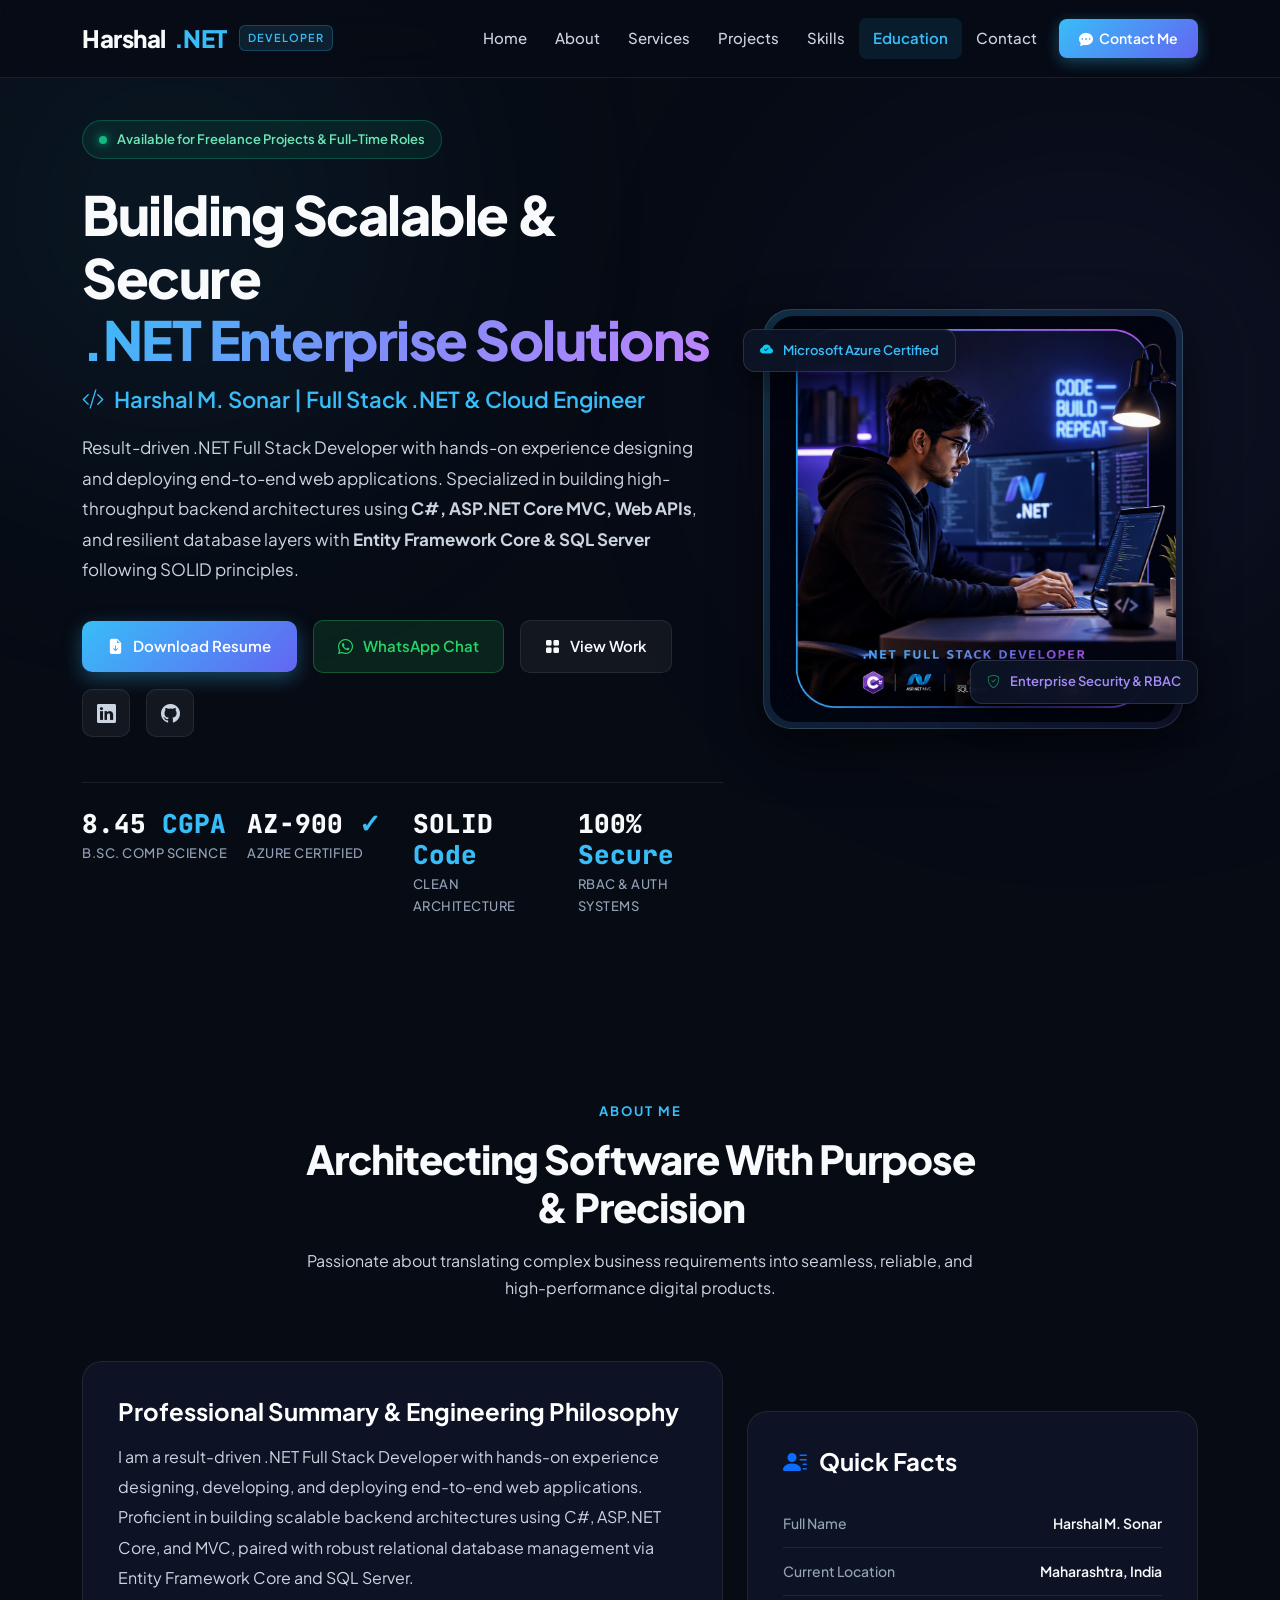
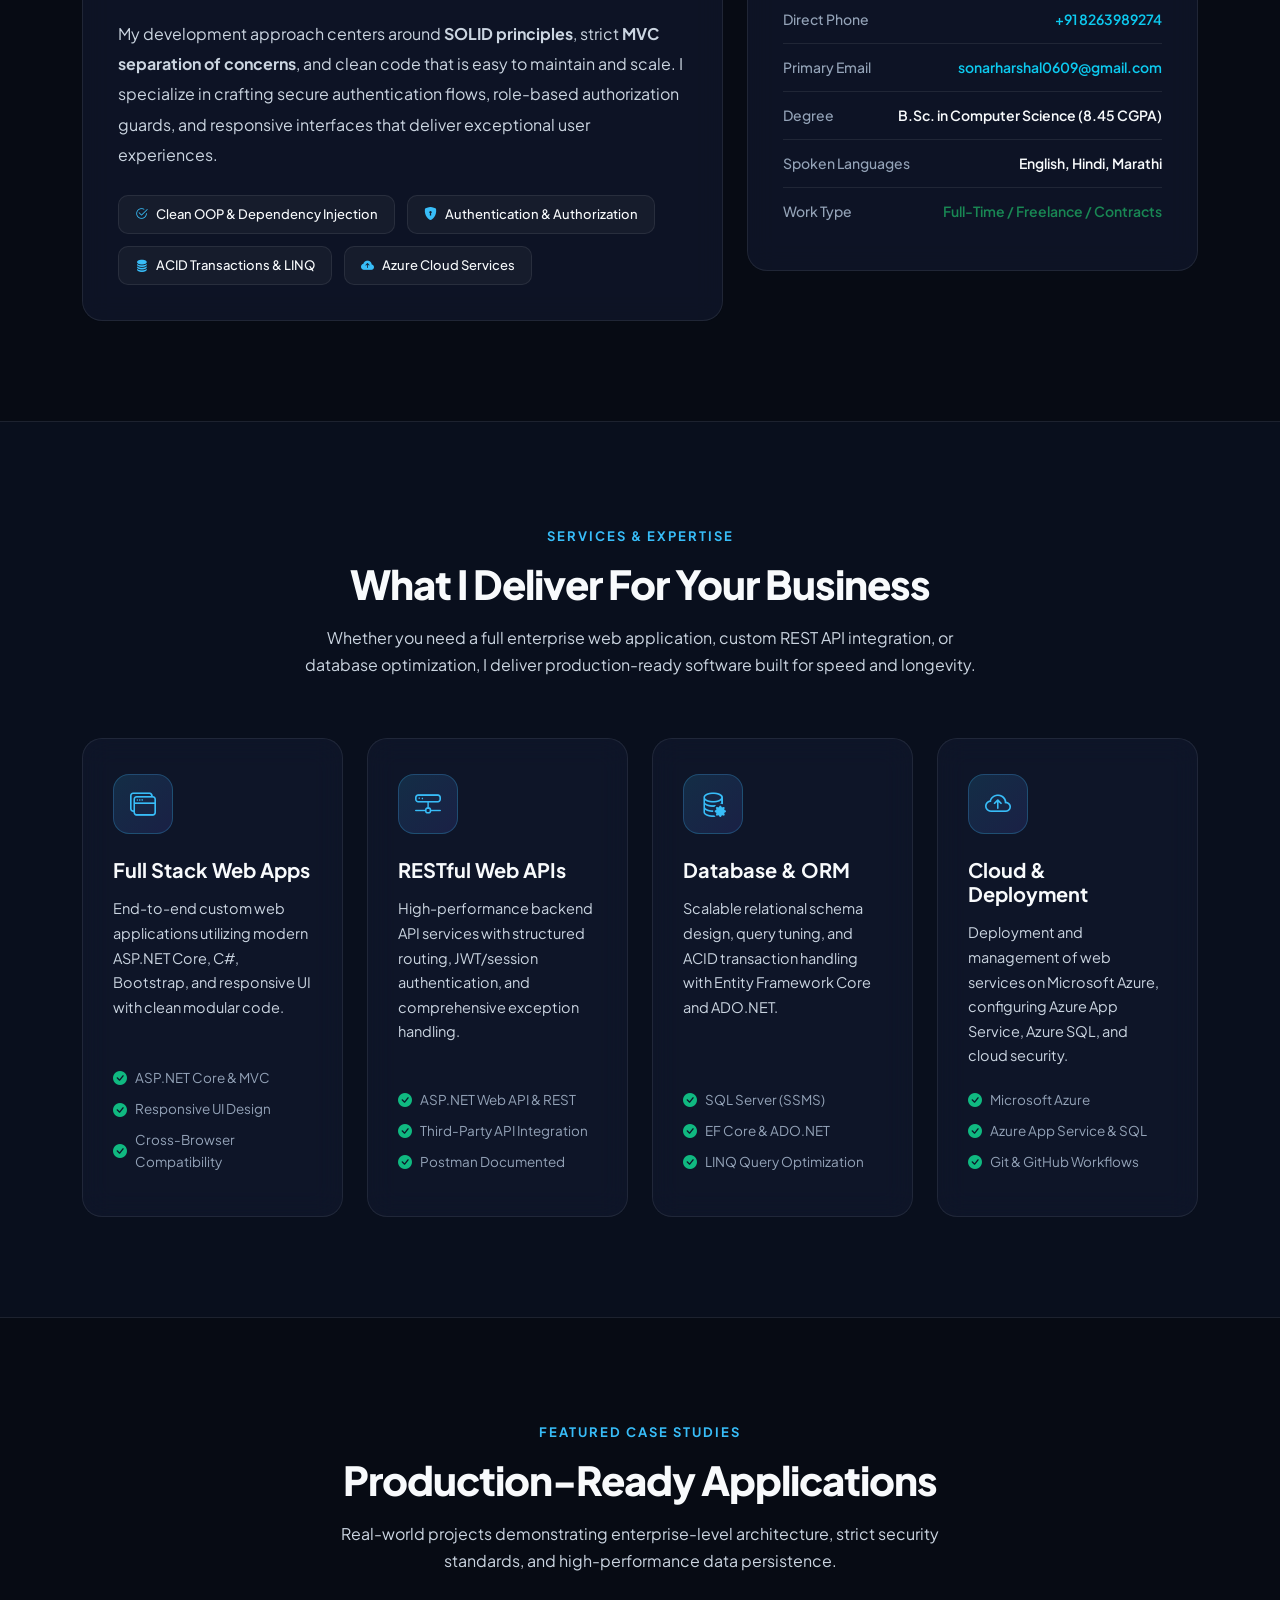
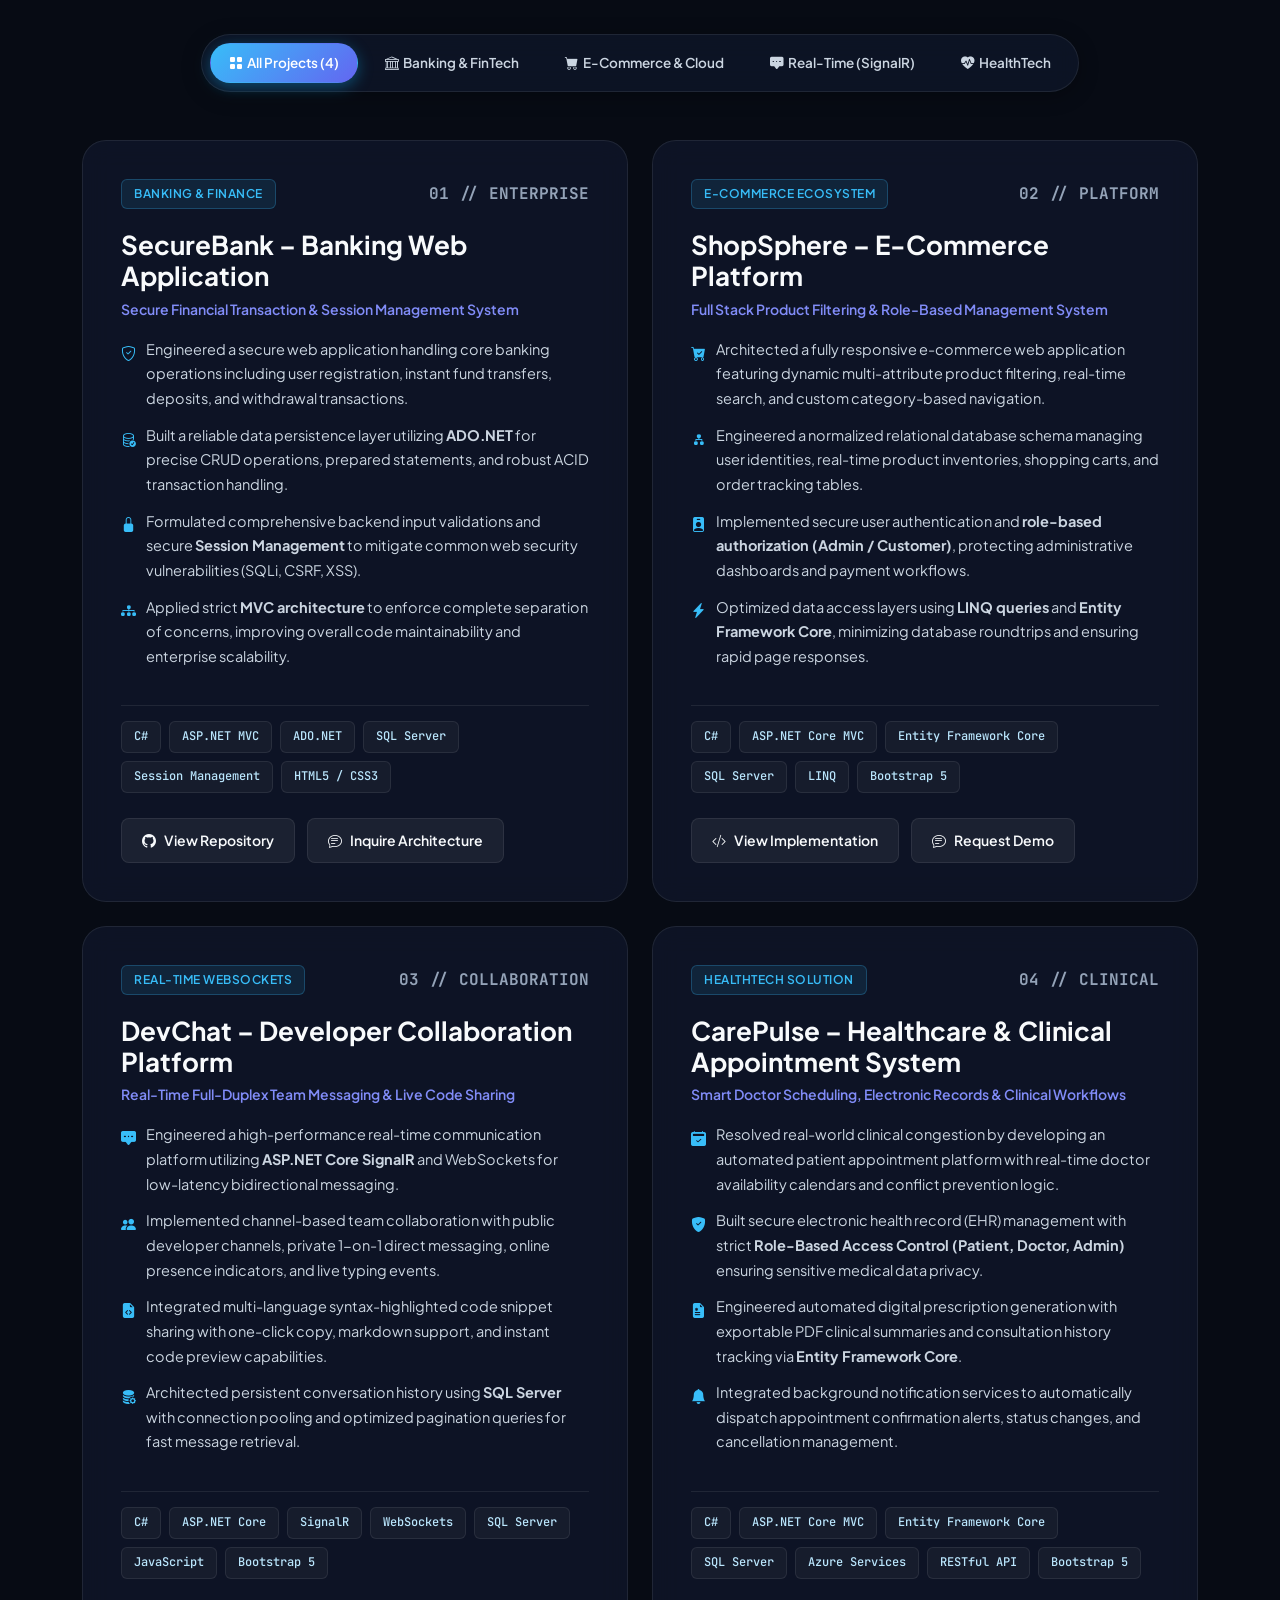
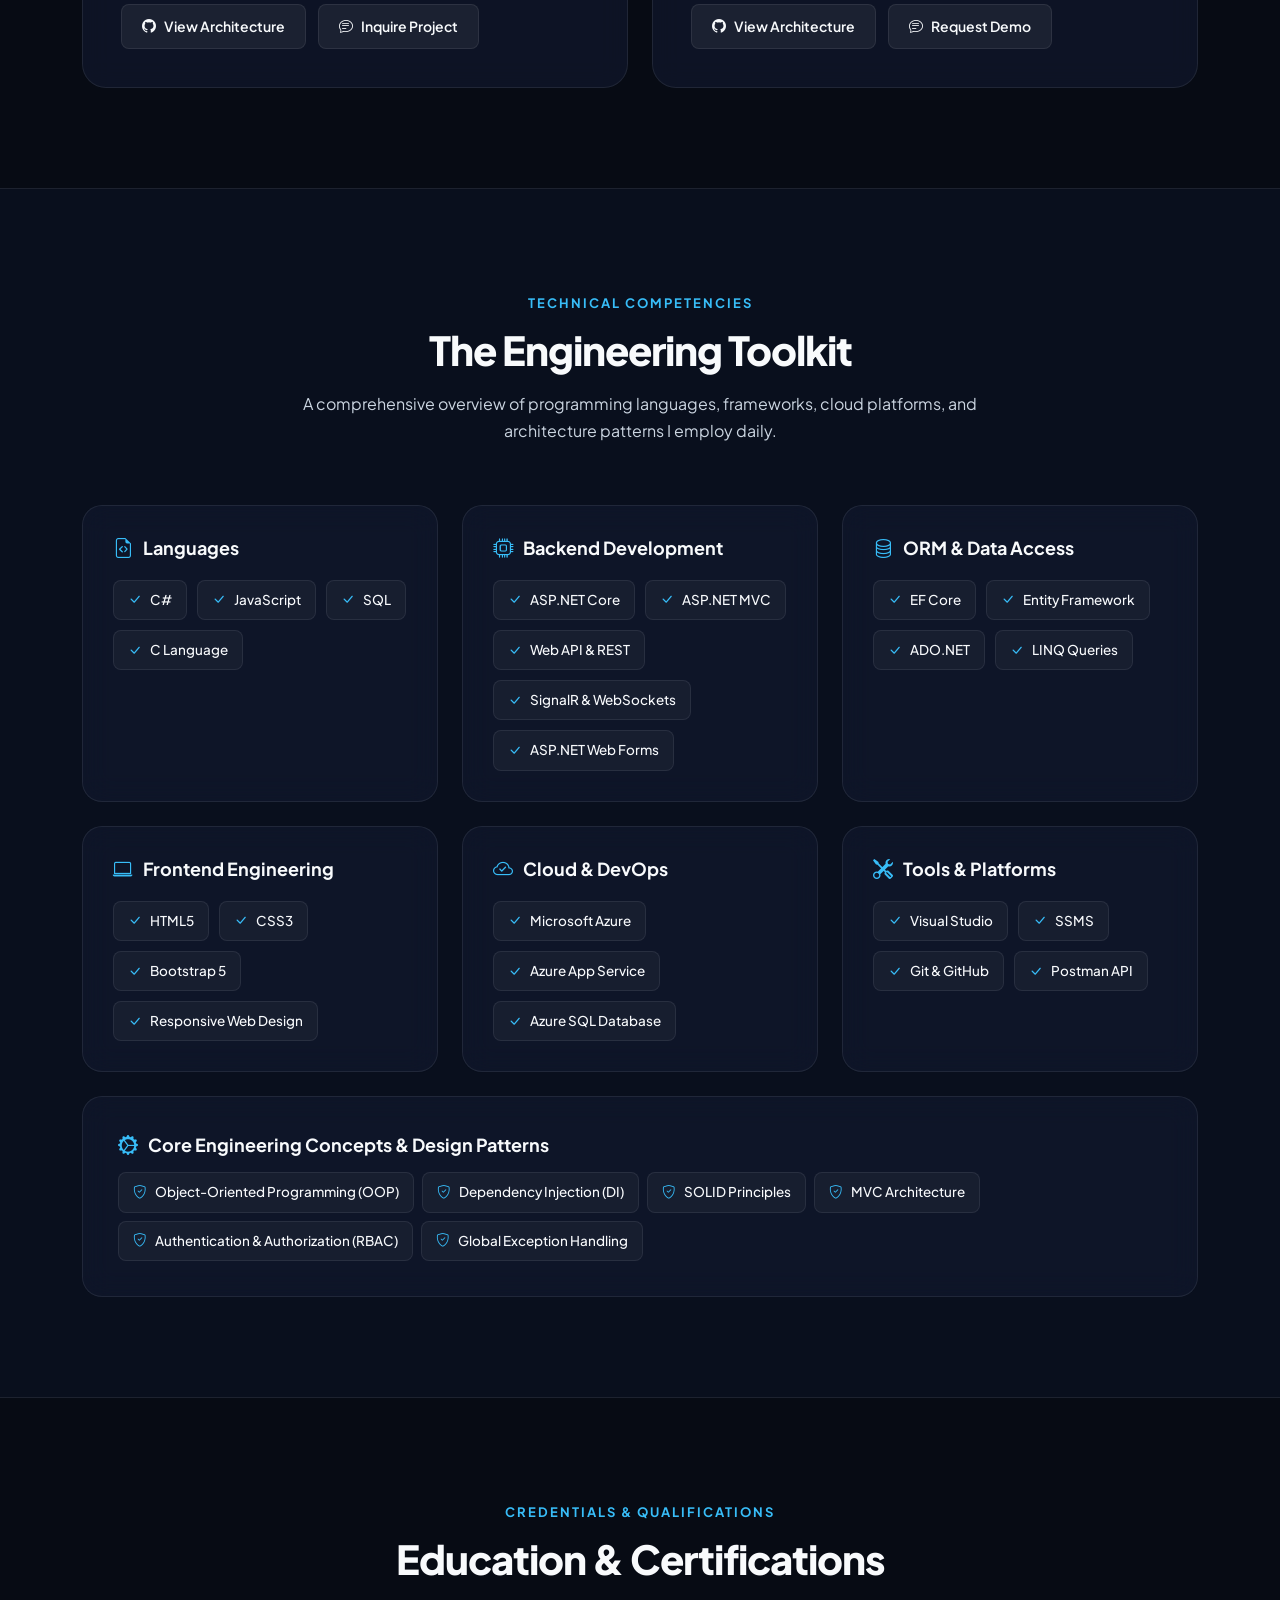
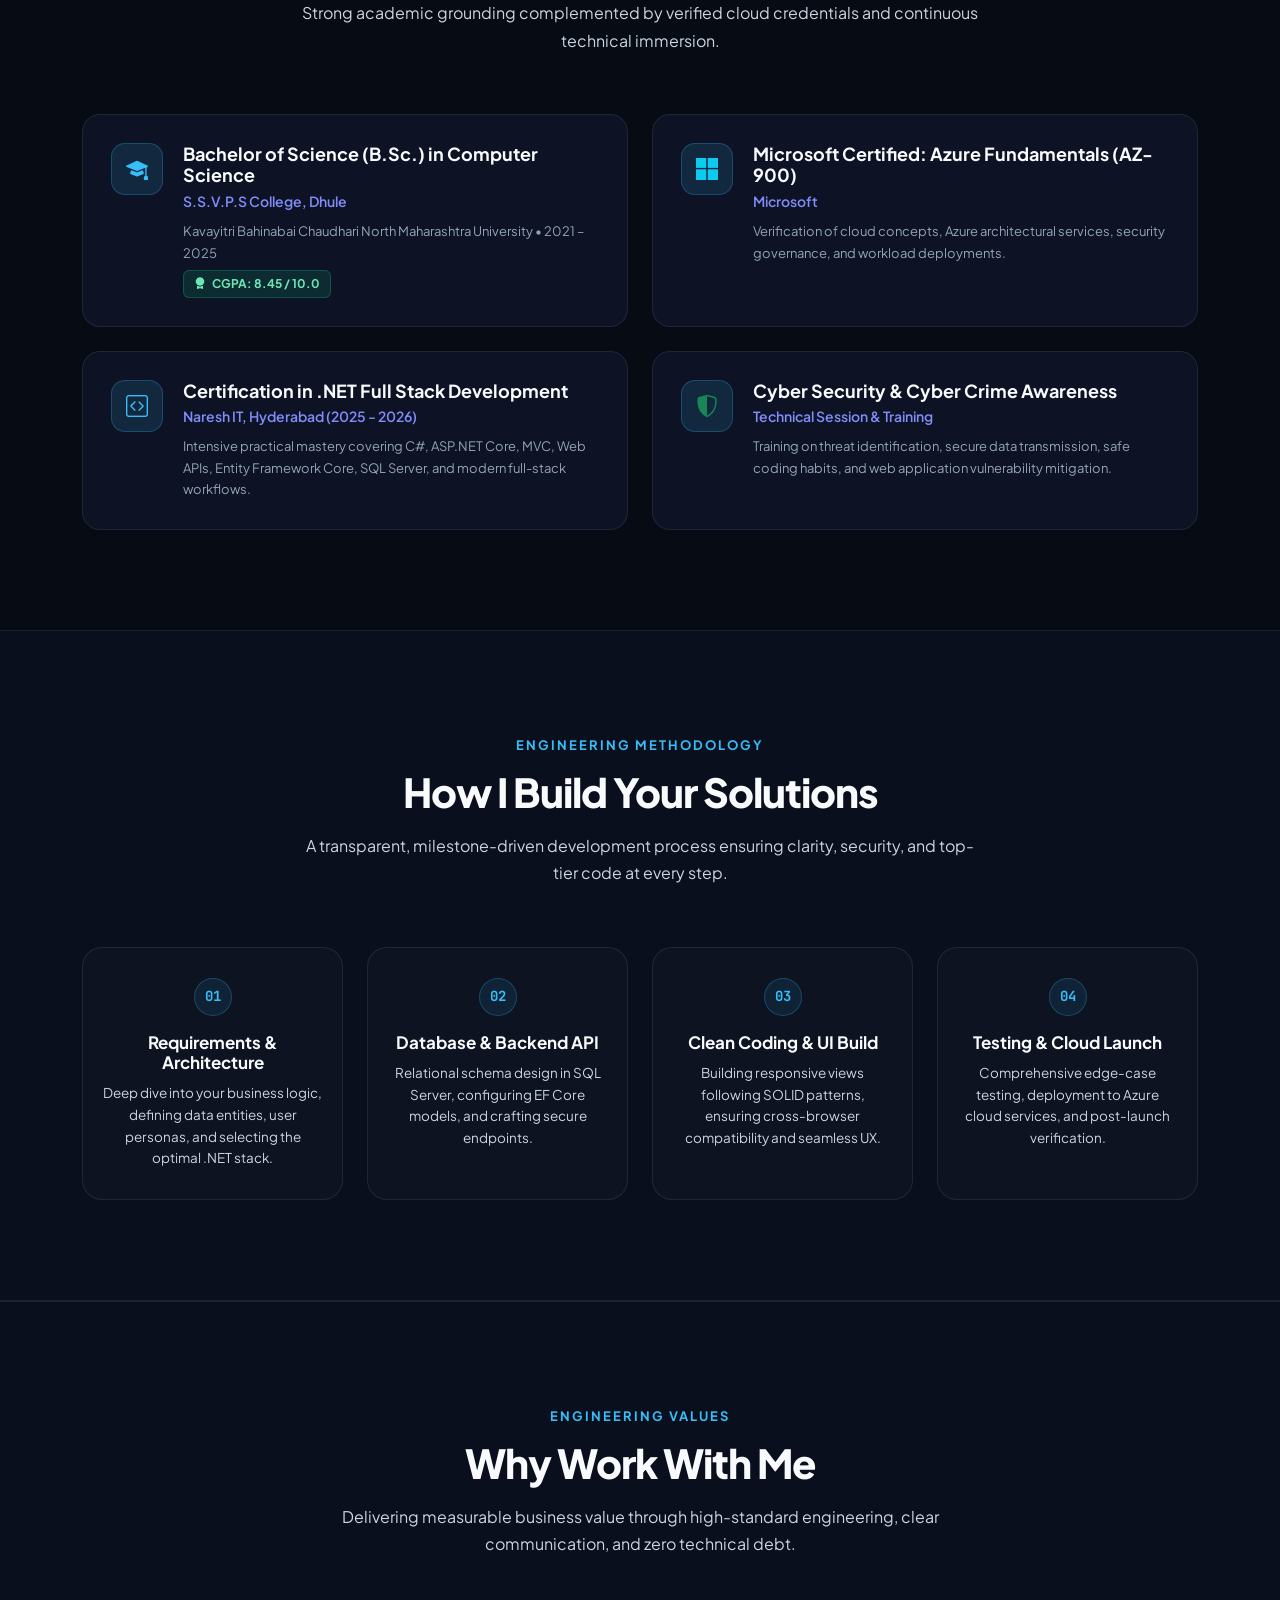
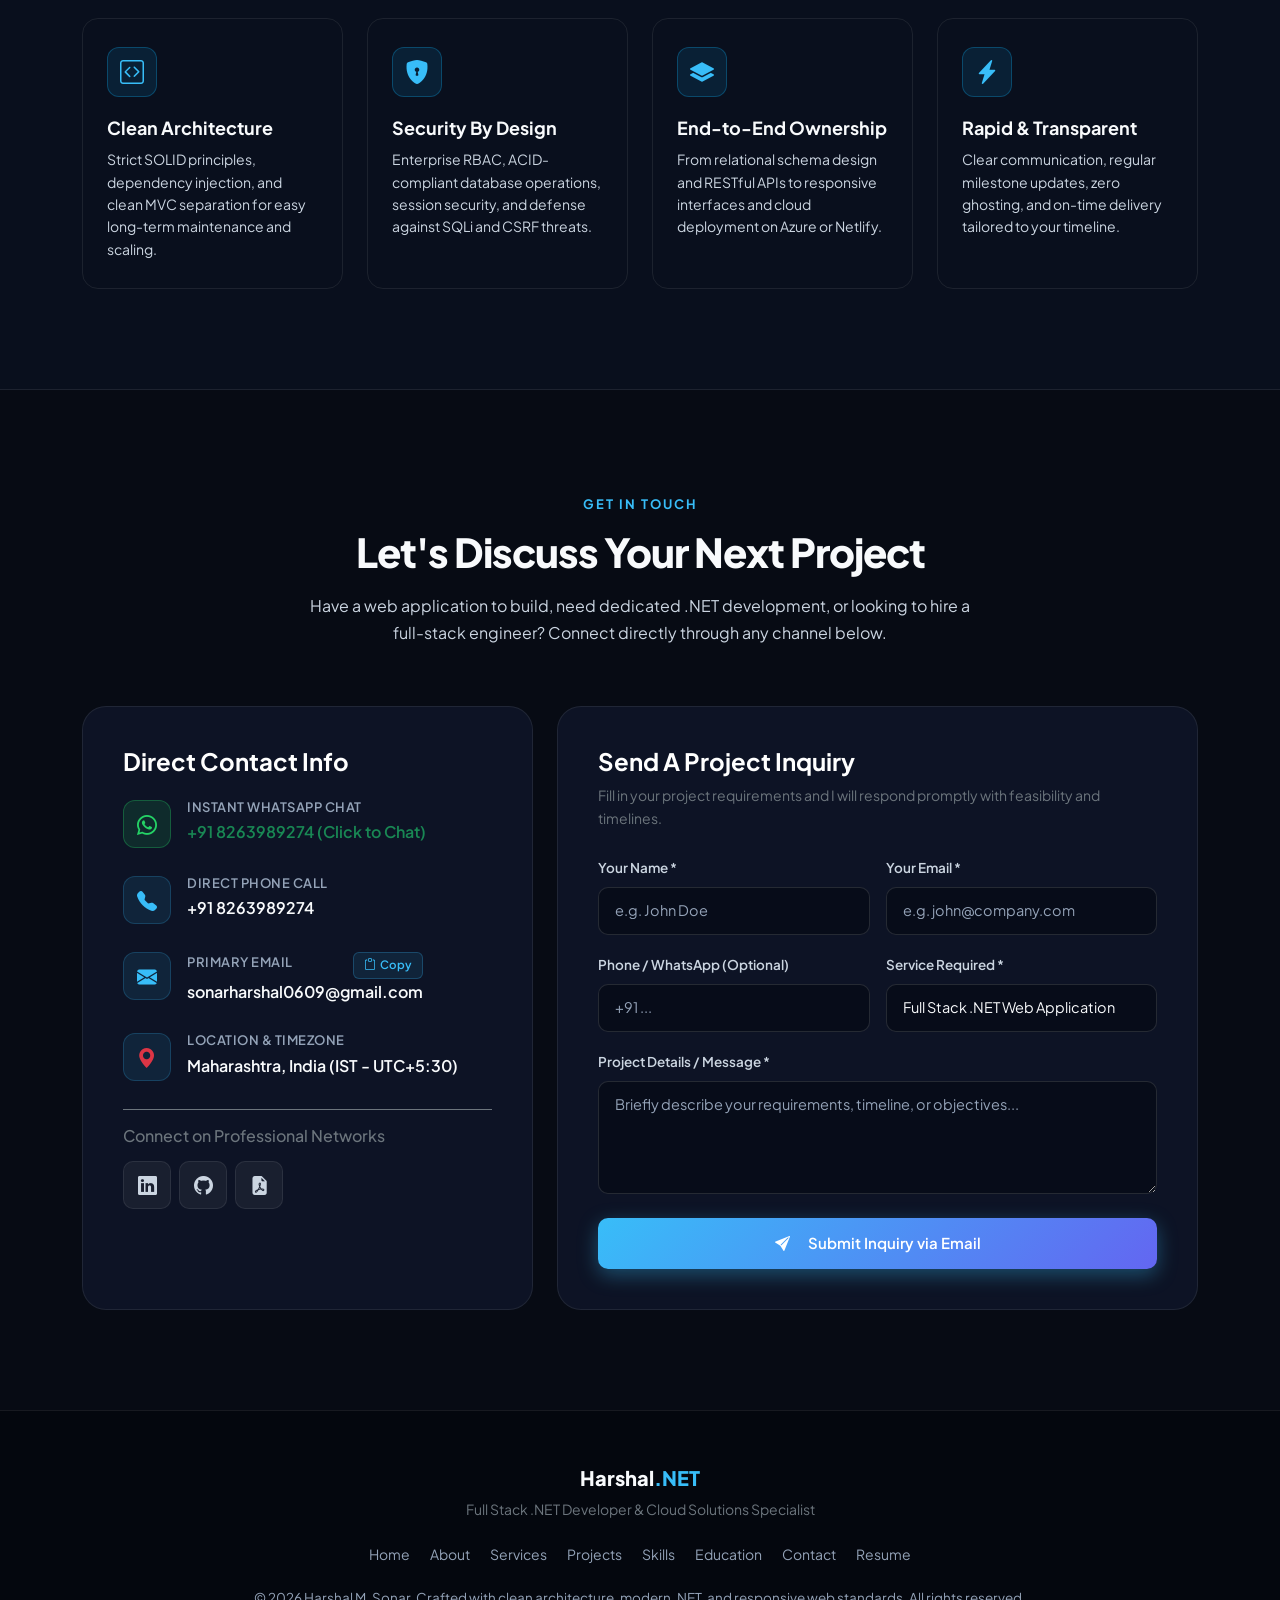
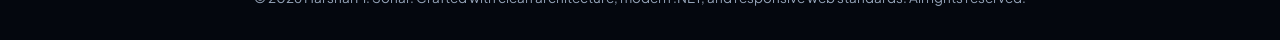
<file: index.html>
<!DOCTYPE html>
<html lang="en">

<head>
    <meta charset="UTF-8">
    <meta name="viewport" content="width=device-width, initial-scale=1.0">
    <meta name="description" content="Harshal Sonar - Professional .NET Full Stack Developer &amp; Cloud Engineer. Specializing in ASP.NET Core, C#, Azure, SQL Server, and custom scalable enterprise web applications.">
    <meta name="keywords" content="Harshal Sonar, .NET Developer, ASP.NET Core, Full Stack Developer, C#, Azure, SQL Server, Freelance Developer India, Enterprise Web Solutions">
    <meta name="author" content="Harshal M. Sonar">
    <link rel="canonical" href="https://harshal-sonar-portfolio.netlify.app/">

    <!-- Favicon -->
    <link rel="icon" type="image/svg+xml" href="favicon.svg">
    <link rel="shortcut icon" href="favicon.ico">

    <!-- Open Graph / Facebook / LinkedIn / WhatsApp Social Previews -->
    <meta property="og:type" content="website">
    <meta property="og:url" content="https://harshal-sonar-portfolio.netlify.app/">
    <meta property="og:title" content="Harshal Sonar | .NET Full Stack Engineer &amp; Cloud Solutions">
    <meta property="og:description" content="Result-driven .NET Full Stack Developer specializing in C#, ASP.NET Core MVC, Azure, SQL Server, and enterprise web solutions.">
    <meta property="og:image" content="My_Image.png">

    <!-- Twitter Card -->
    <meta name="twitter:card" content="summary_large_image">
    <meta name="twitter:title" content="Harshal Sonar | .NET Full Stack Engineer">
    <meta name="twitter:description" content="Result-driven .NET Full Stack Developer specializing in C#, ASP.NET Core MVC, Azure, SQL Server, and enterprise web solutions.">
    <meta name="twitter:image" content="My_Image.png">

    <title>Harshal Sonar | .NET Full Stack Engineer &amp; Enterprise Solutions</title>

    <!-- Google Fonts Preconnect -->
    <link rel="preconnect" href="https://fonts.googleapis.com">
    <link rel="preconnect" href="https://fonts.gstatic.com" crossorigin>
    <link href="https://fonts.googleapis.com/css2?family=Plus+Jakarta+Sans:wght@300;400;500;600;700;800&family=JetBrains+Mono:wght@400;500;600&display=swap" rel="stylesheet">

    <!-- Bootstrap 5.3.3 CSS -->
    <link href="https://cdn.jsdelivr.net/npm/bootstrap@5.3.3/dist/css/bootstrap.min.css" rel="stylesheet">

    <!-- Bootstrap Icons -->
    <link rel="stylesheet" href="https://cdn.jsdelivr.net/npm/bootstrap-icons@1.11.3/font/bootstrap-icons.min.css">

    <!-- Custom High-End Portfolio Stylesheet -->
    <link rel="stylesheet" href="style.css">
</head>

<body data-bs-spy="scroll" data-bs-target="#navbarNav" data-bs-offset="100" tabindex="0">

    <!-- Scroll Reading Progress Indicator -->
    <div id="scrollProgressBar" class="scroll-progress-bar" role="progressbar" aria-label="Page scroll progress" aria-valuenow="0" aria-valuemin="0" aria-valuemax="100"></div>

    <!-- Ambient Glowing Lights Background -->
    <div class="ambient-glow ambient-glow-1"></div>
    <div class="ambient-glow ambient-glow-2"></div>

    <!-- =======================================================================
         Navigation Bar
         ======================================================================= -->
    <nav class="navbar navbar-expand-lg fixed-top custom-navbar" data-bs-theme="dark">
        <div class="container">

            <a class="logo-text" href="#home">
                Harshal<span>.NET</span>
                <span class="logo-badge">Developer</span>
            </a>

            <button type="button" class="navbar-toggler" data-bs-toggle="collapse"
                data-bs-target="#navbarNav" aria-controls="navbarNav" aria-expanded="false"
                aria-label="Toggle navigation">
                <span class="navbar-toggler-icon"></span>
            </button>

            <div id="navbarNav" class="collapse navbar-collapse">
                <ul class="navbar-nav ms-auto align-items-lg-center text-center">
                    <li class="nav-item">
                        <a class="nav-link active" href="#home">Home</a>
                    </li>
                    <li class="nav-item">
                        <a class="nav-link" href="#about">About</a>
                    </li>
                    <li class="nav-item">
                        <a class="nav-link" href="#services">Services</a>
                    </li>
                    <li class="nav-item">
                        <a class="nav-link" href="#projects">Projects</a>
                    </li>
                    <li class="nav-item">
                        <a class="nav-link" href="#skills">Skills</a>
                    </li>
                    <li class="nav-item">
                        <a class="nav-link" href="#credentials">Education</a>
                    </li>
                    <li class="nav-item">
                        <a class="nav-link" href="#contact">Contact</a>
                    </li>
                    <li class="nav-item ms-lg-2 mt-2 mt-lg-0">
                        <a class="nav-btn-hire" href="#contact">
                            <i class="bi bi-chat-dots-fill me-1"></i> Contact Me
                        </a>
                    </li>
                </ul>
            </div>

        </div>
    </nav>


    <!-- =======================================================================
         Hero Section
         ======================================================================= -->
    <section id="home" class="hero-section">
        <div class="container">
            <div class="row align-items-center">

                <div class="col-lg-7">

                    <!-- Live Availability Badge -->
                    <div class="badge-status">
                        <span class="pulse-dot"></span>
                        Available for Freelance Projects &amp; Full-Time Roles
                    </div>

                    <h1 class="hero-title">
                        Building Scalable &amp; Secure <br>
                        <span class="gradient-text">.NET Enterprise Solutions</span>
                    </h1>

                    <h2 class="hero-subtitle">
                        <i class="bi bi-code-slash"></i> Harshal M. Sonar | Full Stack .NET &amp; Cloud Engineer
                    </h2>

                    <p class="hero-description">
                        Result-driven .NET Full Stack Developer with hands-on experience designing and deploying 
                        end-to-end web applications. Specialized in building high-throughput backend architectures 
                        using <strong>C#, ASP.NET Core MVC, Web APIs</strong>, and resilient database layers with 
                        <strong>Entity Framework Core &amp; SQL Server</strong> following SOLID principles.
                    </p>

                    <!-- Call To Action Action Bar -->
                    <div class="hero-buttons">
                        <a href="Harshal_Sonar_Resume.pdf" download="Harshal_Sonar_Resume.pdf" class="btn-primary-custom">
                            <i class="bi bi-file-earmark-arrow-down-fill"></i>
                            Download Resume
                        </a>

                        <a href="https://wa.me/918263989274?text=Hi%20Harshal,%20I%20would%20like%20to%20discuss%20a%20project"
                            target="_blank" rel="noopener noreferrer" class="btn-whatsapp-custom">
                            <i class="bi bi-whatsapp"></i>
                            WhatsApp Chat
                        </a>

                        <a href="#projects" class="btn-secondary-custom">
                            <i class="bi bi-grid-fill"></i>
                            View Work
                        </a>

                        <!-- Social Quick Connects -->
                        <a href="https://www.linkedin.com/in/harshal-sonar-a0a4302a2"
                            target="_blank" rel="noopener noreferrer" class="social-btn" aria-label="LinkedIn Profile">
                            <i class="bi bi-linkedin"></i>
                        </a>

                        <a href="https://github.com/harshalsonar-dev"
                            target="_blank" rel="noopener noreferrer" class="social-btn" aria-label="GitHub Profile">
                            <i class="bi bi-github"></i>
                        </a>
                    </div>

                    <!-- Metrics / Quick Highlights -->
                    <div class="metrics-row">
                        <div class="metric-item">
                            <h3>8.45 <span>CGPA</span></h3>
                            <p>B.Sc. Comp Science</p>
                        </div>
                        <div class="metric-item">
                            <h3>AZ-900 <span>✓</span></h3>
                            <p>Azure Certified</p>
                        </div>
                        <div class="metric-item">
                            <h3>SOLID <span>Code</span></h3>
                            <p>Clean Architecture</p>
                        </div>
                        <div class="metric-item">
                            <h3>100% <span>Secure</span></h3>
                            <p>RBAC &amp; Auth Systems</p>
                        </div>
                    </div>
                </div>

                <!-- Profile Card & Interactive Tech Badges -->
                <div class="col-lg-5 text-center">
                    <div class="hero-visual-card">
                        
                        <!-- Floating Tech Tags -->
                        <div class="floating-pill pill-1">
                            <i class="bi bi-cloud-check-fill text-info"></i>
                            <span>Microsoft Azure Certified</span>
                        </div>

                        <div class="floating-pill pill-2">
                            <i class="bi bi-shield-check text-success"></i>
                            <span>Enterprise Security &amp; RBAC</span>
                        </div>

                        <div class="profile-frame">
                            <img src="My_Image.png" class="profile-img" alt="Harshal M. Sonar - .NET Developer Profile Photo">
                        </div>
                    </div>
                </div>
            </div>
        </div>
    </section>


    <!-- =======================================================================
         About Section
         ======================================================================= -->
    <section id="about" class="section-space">
        <div class="container">

            <div class="section-header">
                <span class="section-tag">About Me</span>
                <h2 class="section-title">Architecting Software With Purpose &amp; Precision</h2>
                <p class="section-subtitle">
                    Passionate about translating complex business requirements into seamless, reliable, and high-performance digital products.
                </p>
            </div>

            <div class="row g-4 align-items-center">

                <div class="col-lg-7">
                    <div class="glass-card">
                        <h3 class="h4 text-white mb-3 fw-bold">
                            Professional Summary &amp; Engineering Philosophy
                        </h3>
                        <p class="about-text">
                            I am a result-driven .NET Full Stack Developer with hands-on experience designing, developing, and deploying end-to-end web applications. 
                            Proficient in building scalable backend architectures using C#, ASP.NET Core, and MVC, paired with robust relational database management via Entity Framework Core and SQL Server.
                        </p>
                        <p class="about-text mb-4">
                            My development approach centers around <strong>SOLID principles</strong>, strict <strong>MVC separation of concerns</strong>, and clean code that is easy to maintain and scale. I specialize in crafting secure authentication flows, role-based authorization guards, and responsive interfaces that deliver exceptional user experiences.
                        </p>

                        <div class="highlight-badge-row">
                            <span class="highlight-badge"><i class="bi bi-check2-circle"></i> Clean OOP &amp; Dependency Injection</span>
                            <span class="highlight-badge"><i class="bi bi-shield-lock-fill"></i> Authentication &amp; Authorization</span>
                            <span class="highlight-badge"><i class="bi bi-database-fill"></i> ACID Transactions &amp; LINQ</span>
                            <span class="highlight-badge"><i class="bi bi-cloud-arrow-up-fill"></i> Azure Cloud Services</span>
                        </div>
                    </div>
                </div>

                <div class="col-lg-5">
                    <div class="glass-card">
                        <h4 class="text-white mb-4 fw-bold">
                            <i class="bi bi-person-lines-fill text-primary me-2"></i> Quick Facts
                        </h4>

                        <div class="info-item">
                            <span class="info-label">Full Name</span>
                            <span class="info-value">Harshal M. Sonar</span>
                        </div>
                        <div class="info-item">
                            <span class="info-label">Current Location</span>
                            <span class="info-value">Maharashtra, India</span>
                        </div>
                        <div class="info-item">
                            <span class="info-label">Direct Phone</span>
                            <span class="info-value"><a href="tel:+918263989274" class="text-decoration-none text-info">+91 8263989274</a></span>
                        </div>
                        <div class="info-item">
                            <span class="info-label">Primary Email</span>
                            <span class="info-value"><a href="mailto:sonarharshal0609@gmail.com" class="text-decoration-none text-info">sonarharshal0609@gmail.com</a></span>
                        </div>
                        <div class="info-item">
                            <span class="info-label">Degree</span>
                            <span class="info-value">B.Sc. in Computer Science (8.45 CGPA)</span>
                        </div>
                        <div class="info-item">
                            <span class="info-label">Spoken Languages</span>
                            <span class="info-value">English, Hindi, Marathi</span>
                        </div>
                        <div class="info-item">
                            <span class="info-label">Work Type</span>
                            <span class="info-value text-success">Full-Time / Freelance / Contracts</span>
                        </div>

                    </div>
                </div>

            </div>

        </div>
    </section>


    <!-- =======================================================================
         Services / Freelance Business Offerings
         ======================================================================= -->
    <section id="services" class="section-space dark-section">
        <div class="container">

            <div class="section-header">
                <span class="section-tag">Services &amp; Expertise</span>
                <h2 class="section-title">What I Deliver For Your Business</h2>
                <p class="section-subtitle">
                    Whether you need a full enterprise web application, custom REST API integration, or database optimization, I deliver production-ready software built for speed and longevity.
                </p>
            </div>

            <div class="row g-4">

                <!-- Service 1 -->
                <div class="col-md-6 col-lg-3">
                    <div class="service-card">
                        <div class="service-icon-box">
                            <i class="bi bi-window-stack"></i>
                        </div>
                        <h3 class="service-title">Full Stack Web Apps</h3>
                        <p class="service-desc">
                            End-to-end custom web applications utilizing modern ASP.NET Core, C#, Bootstrap, and responsive UI with clean modular code.
                        </p>
                        <ul class="service-features">
                            <li><i class="bi bi-check-circle-fill"></i> ASP.NET Core &amp; MVC</li>
                            <li><i class="bi bi-check-circle-fill"></i> Responsive UI Design</li>
                            <li><i class="bi bi-check-circle-fill"></i> Cross-Browser Compatibility</li>
                        </ul>
                    </div>
                </div>

                <!-- Service 2 -->
                <div class="col-md-6 col-lg-3">
                    <div class="service-card">
                        <div class="service-icon-box">
                            <i class="bi bi-hdd-network"></i>
                        </div>
                        <h3 class="service-title">RESTful Web APIs</h3>
                        <p class="service-desc">
                            High-performance backend API services with structured routing, JWT/session authentication, and comprehensive exception handling.
                        </p>
                        <ul class="service-features">
                            <li><i class="bi bi-check-circle-fill"></i> ASP.NET Web API &amp; REST</li>
                            <li><i class="bi bi-check-circle-fill"></i> Third-Party API Integration</li>
                            <li><i class="bi bi-check-circle-fill"></i> Postman Documented</li>
                        </ul>
                    </div>
                </div>

                <!-- Service 3 -->
                <div class="col-md-6 col-lg-3">
                    <div class="service-card">
                        <div class="service-icon-box">
                            <i class="bi bi-database-gear"></i>
                        </div>
                        <h3 class="service-title">Database &amp; ORM</h3>
                        <p class="service-desc">
                            Scalable relational schema design, query tuning, and ACID transaction handling with Entity Framework Core and ADO.NET.
                        </p>
                        <ul class="service-features">
                            <li><i class="bi bi-check-circle-fill"></i> SQL Server (SSMS)</li>
                            <li><i class="bi bi-check-circle-fill"></i> EF Core &amp; ADO.NET</li>
                            <li><i class="bi bi-check-circle-fill"></i> LINQ Query Optimization</li>
                        </ul>
                    </div>
                </div>

                <!-- Service 4 -->
                <div class="col-md-6 col-lg-3">
                    <div class="service-card">
                        <div class="service-icon-box">
                            <i class="bi bi-cloud-arrow-up"></i>
                        </div>
                        <h3 class="service-title">Cloud &amp; Deployment</h3>
                        <p class="service-desc">
                            Deployment and management of web services on Microsoft Azure, configuring Azure App Service, Azure SQL, and cloud security.
                        </p>
                        <ul class="service-features">
                            <li><i class="bi bi-check-circle-fill"></i> Microsoft Azure</li>
                            <li><i class="bi bi-check-circle-fill"></i> Azure App Service &amp; SQL</li>
                            <li><i class="bi bi-check-circle-fill"></i> Git &amp; GitHub Workflows</li>
                        </ul>
                    </div>
                </div>

            </div>

        </div>
    </section>


    <!-- =======================================================================
         Featured Projects (Case Studies)
         ======================================================================= -->
    <section id="projects" class="section-space">
        <div class="container">

            <div class="section-header">
                <span class="section-tag">Featured Case Studies</span>
                <h2 class="section-title">Production-Ready Applications</h2>
                <p class="section-subtitle">
                    Real-world projects demonstrating enterprise-level architecture, strict security standards, and high-performance data persistence.
                </p>
            </div>

            <!-- Interactive Project Category Filter -->
            <div class="project-filter-wrapper text-center mb-5">
                <div class="project-filter-group" role="tablist" aria-label="Project Categories">
                    <button type="button" class="project-filter-btn active" data-filter="all">
                        <i class="bi bi-grid-fill me-1"></i> All Projects (4)
                    </button>
                    <button type="button" class="project-filter-btn" data-filter="banking">
                        <i class="bi bi-bank me-1"></i> Banking &amp; FinTech
                    </button>
                    <button type="button" class="project-filter-btn" data-filter="ecommerce">
                        <i class="bi bi-cart-fill me-1"></i> E-Commerce &amp; Cloud
                    </button>
                    <button type="button" class="project-filter-btn" data-filter="realtime">
                        <i class="bi bi-chat-square-dots-fill me-1"></i> Real-Time (SignalR)
                    </button>
                    <button type="button" class="project-filter-btn" data-filter="healthtech">
                        <i class="bi bi-heart-pulse-fill me-1"></i> HealthTech
                    </button>
                </div>
            </div>

            <div class="row g-4">

                <!-- Project 1: SecureBank -->
                <div class="col-lg-6 project-item" data-category="banking">
                    <div class="project-card">

                        <div class="project-header-row">
                            <span class="project-tag-badge">Banking &amp; Finance</span>
                            <span class="project-number">01 // ENTERPRISE</span>
                        </div>

                        <h3 class="project-title">SecureBank – Banking Web Application</h3>
                        <div class="project-client-type">Secure Financial Transaction &amp; Session Management System</div>

                        <ul class="project-bullets">
                            <li>
                                <i class="bi bi-shield-check"></i>
                                <span>Engineered a secure web application handling core banking operations including user registration, instant fund transfers, deposits, and withdrawal transactions.</span>
                            </li>
                            <li>
                                <i class="bi bi-database-check"></i>
                                <span>Built a reliable data persistence layer utilizing <strong>ADO.NET</strong> for precise CRUD operations, prepared statements, and robust ACID transaction handling.</span>
                            </li>
                            <li>
                                <i class="bi bi-lock-fill"></i>
                                <span>Formulated comprehensive backend input validations and secure <strong>Session Management</strong> to mitigate common web security vulnerabilities (SQLi, CSRF, XSS).</span>
                            </li>
                            <li>
                                <i class="bi bi-diagram-3-fill"></i>
                                <span>Applied strict <strong>MVC architecture</strong> to enforce complete separation of concerns, improving overall code maintainability and enterprise scalability.</span>
                            </li>
                        </ul>

                        <div class="tech-stack-row">
                            <span class="tech-tag">C#</span>
                            <span class="tech-tag">ASP.NET MVC</span>
                            <span class="tech-tag">ADO.NET</span>
                            <span class="tech-tag">SQL Server</span>
                            <span class="tech-tag">Session Management</span>
                            <span class="tech-tag">HTML5 / CSS3</span>
                        </div>

                        <div class="project-actions">
                            <a href="https://github.com/harshalsonar-dev" target="_blank" rel="noopener noreferrer" class="btn-project-link">
                                <i class="bi bi-github"></i> View Repository
                            </a>
                            <a href="#contact" class="btn-project-link">
                                <i class="bi bi-chat-text"></i> Inquire Architecture
                            </a>
                        </div>

                    </div>
                </div>

                <!-- Project 2: ShopSphere -->
                <div class="col-lg-6 project-item" data-category="ecommerce">
                    <div class="project-card">

                        <div class="project-header-row">
                            <span class="project-tag-badge">E-Commerce Ecosystem</span>
                            <span class="project-number">02 // PLATFORM</span>
                        </div>

                        <h3 class="project-title">ShopSphere – E-Commerce Platform</h3>
                        <div class="project-client-type">Full Stack Product Filtering &amp; Role-Based Management System</div>

                        <ul class="project-bullets">
                            <li>
                                <i class="bi bi-cart-check-fill"></i>
                                <span>Architected a fully responsive e-commerce web application featuring dynamic multi-attribute product filtering, real-time search, and custom category-based navigation.</span>
                            </li>
                            <li>
                                <i class="bi bi-diagram-2-fill"></i>
                                <span>Engineered a normalized relational database schema managing user identities, real-time product inventories, shopping carts, and order tracking tables.</span>
                            </li>
                            <li>
                                <i class="bi bi-person-badge-fill"></i>
                                <span>Implemented secure user authentication and <strong>role-based authorization (Admin / Customer)</strong>, protecting administrative dashboards and payment workflows.</span>
                            </li>
                            <li>
                                <i class="bi bi-lightning-charge-fill"></i>
                                <span>Optimized data access layers using <strong>LINQ queries</strong> and <strong>Entity Framework Core</strong>, minimizing database roundtrips and ensuring rapid page responses.</span>
                            </li>
                        </ul>

                        <div class="tech-stack-row">
                            <span class="tech-tag">C#</span>
                            <span class="tech-tag">ASP.NET Core MVC</span>
                            <span class="tech-tag">Entity Framework Core</span>
                            <span class="tech-tag">SQL Server</span>
                            <span class="tech-tag">LINQ</span>
                            <span class="tech-tag">Bootstrap 5</span>
                        </div>

                        <div class="project-actions">
                            <a href="https://github.com/harshalsonar-dev" target="_blank" rel="noopener noreferrer" class="btn-project-link">
                                <i class="bi bi-code-slash"></i> View Implementation
                            </a>
                            <a href="#contact" class="btn-project-link">
                                <i class="bi bi-chat-text"></i> Request Demo
                            </a>
                        </div>

                    </div>
                </div>

                <!-- Project 3: DevChat -->
                <div class="col-lg-6 project-item" data-category="realtime">
                    <div class="project-card">

                        <div class="project-header-row">
                            <span class="project-tag-badge">Real-Time WebSockets</span>
                            <span class="project-number">03 // COLLABORATION</span>
                        </div>

                        <h3 class="project-title">DevChat – Developer Collaboration Platform</h3>
                        <div class="project-client-type">Real-Time Full-Duplex Team Messaging &amp; Live Code Sharing</div>

                        <ul class="project-bullets">
                            <li>
                                <i class="bi bi-chat-square-dots-fill"></i>
                                <span>Engineered a high-performance real-time communication platform utilizing <strong>ASP.NET Core SignalR</strong> and WebSockets for low-latency bidirectional messaging.</span>
                            </li>
                            <li>
                                <i class="bi bi-people-fill"></i>
                                <span>Implemented channel-based team collaboration with public developer channels, private 1-on-1 direct messaging, online presence indicators, and live typing events.</span>
                            </li>
                            <li>
                                <i class="bi bi-file-earmark-code-fill"></i>
                                <span>Integrated multi-language syntax-highlighted code snippet sharing with one-click copy, markdown support, and instant code preview capabilities.</span>
                            </li>
                            <li>
                                <i class="bi bi-database-fill-gear"></i>
                                <span>Architected persistent conversation history using <strong>SQL Server</strong> with connection pooling and optimized pagination queries for fast message retrieval.</span>
                            </li>
                        </ul>

                        <div class="tech-stack-row">
                            <span class="tech-tag">C#</span>
                            <span class="tech-tag">ASP.NET Core</span>
                            <span class="tech-tag">SignalR</span>
                            <span class="tech-tag">WebSockets</span>
                            <span class="tech-tag">SQL Server</span>
                            <span class="tech-tag">JavaScript</span>
                            <span class="tech-tag">Bootstrap 5</span>
                        </div>

                        <div class="project-actions">
                            <a href="https://github.com/harshalsonar-dev/DevChat.Client" target="_blank" rel="noopener noreferrer" class="btn-project-link">
                                <i class="bi bi-github"></i> View Architecture
                            </a>
                            <a href="#contact" class="btn-project-link">
                                <i class="bi bi-chat-text"></i> Inquire Project
                            </a>
                        </div>

                    </div>
                </div>

                <!-- Project 4: CarePulse -->
                <div class="col-lg-6 project-item" data-category="healthtech">
                    <div class="project-card">

                        <div class="project-header-row">
                            <span class="project-tag-badge">HealthTech Solution</span>
                            <span class="project-number">04 // CLINICAL</span>
                        </div>

                        <h3 class="project-title">CarePulse – Healthcare &amp; Clinical Appointment System</h3>
                        <div class="project-client-type">Smart Doctor Scheduling, Electronic Records &amp; Clinical Workflows</div>

                        <ul class="project-bullets">
                            <li>
                                <i class="bi bi-calendar2-check-fill"></i>
                                <span>Resolved real-world clinical congestion by developing an automated patient appointment platform with real-time doctor availability calendars and conflict prevention logic.</span>
                            </li>
                            <li>
                                <i class="bi bi-shield-fill-check"></i>
                                <span>Built secure electronic health record (EHR) management with strict <strong>Role-Based Access Control (Patient, Doctor, Admin)</strong> ensuring sensitive medical data privacy.</span>
                            </li>
                            <li>
                                <i class="bi bi-file-earmark-medical-fill"></i>
                                <span>Engineered automated digital prescription generation with exportable PDF clinical summaries and consultation history tracking via <strong>Entity Framework Core</strong>.</span>
                            </li>
                            <li>
                                <i class="bi bi-bell-fill"></i>
                                <span>Integrated background notification services to automatically dispatch appointment confirmation alerts, status changes, and cancellation management.</span>
                            </li>
                        </ul>

                        <div class="tech-stack-row">
                            <span class="tech-tag">C#</span>
                            <span class="tech-tag">ASP.NET Core MVC</span>
                            <span class="tech-tag">Entity Framework Core</span>
                            <span class="tech-tag">SQL Server</span>
                            <span class="tech-tag">Azure Services</span>
                            <span class="tech-tag">RESTful API</span>
                            <span class="tech-tag">Bootstrap 5</span>
                        </div>

                        <div class="project-actions">
                            <a href="https://github.com/harshalsonar-dev/CarePulse" target="_blank" rel="noopener noreferrer" class="btn-project-link">
                                <i class="bi bi-github"></i> View Architecture
                            </a>
                            <a href="#contact" class="btn-project-link">
                                <i class="bi bi-chat-text"></i> Request Demo
                            </a>
                        </div>

                    </div>
                </div>

            </div>

        </div>
    </section>


    <!-- =======================================================================
         Technical Skills Ecosystem
         ======================================================================= -->
    <section id="skills" class="section-space dark-section">
        <div class="container">

            <div class="section-header">
                <span class="section-tag">Technical Competencies</span>
                <h2 class="section-title">The Engineering Toolkit</h2>
                <p class="section-subtitle">
                    A comprehensive overview of programming languages, frameworks, cloud platforms, and architecture patterns I employ daily.
                </p>
            </div>

            <div class="row g-4">

                <!-- 1. Languages -->
                <div class="col-md-6 col-lg-4">
                    <div class="skill-category-card">
                        <h3 class="skill-category-title">
                            <i class="bi bi-file-earmark-code"></i> Languages
                        </h3>
                        <div class="skill-badges-container">
                            <span class="skill-pill"><i class="bi bi-check-lg"></i> C#</span>
                            <span class="skill-pill"><i class="bi bi-check-lg"></i> JavaScript</span>
                            <span class="skill-pill"><i class="bi bi-check-lg"></i> SQL</span>
                            <span class="skill-pill"><i class="bi bi-check-lg"></i> C Language</span>
                        </div>
                    </div>
                </div>

                <!-- 2. Backend Development -->
                <div class="col-md-6 col-lg-4">
                    <div class="skill-category-card">
                        <h3 class="skill-category-title">
                            <i class="bi bi-cpu"></i> Backend Development
                        </h3>
                        <div class="skill-badges-container">
                            <span class="skill-pill"><i class="bi bi-check-lg"></i> ASP.NET Core</span>
                            <span class="skill-pill"><i class="bi bi-check-lg"></i> ASP.NET MVC</span>
                            <span class="skill-pill"><i class="bi bi-check-lg"></i> Web API &amp; REST</span>
                            <span class="skill-pill"><i class="bi bi-check-lg"></i> SignalR &amp; WebSockets</span>
                            <span class="skill-pill"><i class="bi bi-check-lg"></i> ASP.NET Web Forms</span>
                        </div>
                    </div>
                </div>

                <!-- 3. ORM & Data Access -->
                <div class="col-md-6 col-lg-4">
                    <div class="skill-category-card">
                        <h3 class="skill-category-title">
                            <i class="bi bi-database"></i> ORM &amp; Data Access
                        </h3>
                        <div class="skill-badges-container">
                            <span class="skill-pill"><i class="bi bi-check-lg"></i> EF Core</span>
                            <span class="skill-pill"><i class="bi bi-check-lg"></i> Entity Framework</span>
                            <span class="skill-pill"><i class="bi bi-check-lg"></i> ADO.NET</span>
                            <span class="skill-pill"><i class="bi bi-check-lg"></i> LINQ Queries</span>
                        </div>
                    </div>
                </div>

                <!-- 4. Frontend & Design -->
                <div class="col-md-6 col-lg-4">
                    <div class="skill-category-card">
                        <h3 class="skill-category-title">
                            <i class="bi bi-laptop"></i> Frontend Engineering
                        </h3>
                        <div class="skill-badges-container">
                            <span class="skill-pill"><i class="bi bi-check-lg"></i> HTML5</span>
                            <span class="skill-pill"><i class="bi bi-check-lg"></i> CSS3</span>
                            <span class="skill-pill"><i class="bi bi-check-lg"></i> Bootstrap 5</span>
                            <span class="skill-pill"><i class="bi bi-check-lg"></i> Responsive Web Design</span>
                        </div>
                    </div>
                </div>

                <!-- 5. Cloud & DevOps -->
                <div class="col-md-6 col-lg-4">
                    <div class="skill-category-card">
                        <h3 class="skill-category-title">
                            <i class="bi bi-cloud-check"></i> Cloud &amp; DevOps
                        </h3>
                        <div class="skill-badges-container">
                            <span class="skill-pill"><i class="bi bi-check-lg"></i> Microsoft Azure</span>
                            <span class="skill-pill"><i class="bi bi-check-lg"></i> Azure App Service</span>
                            <span class="skill-pill"><i class="bi bi-check-lg"></i> Azure SQL Database</span>
                        </div>
                    </div>
                </div>

                <!-- 6. Tools & Platforms -->
                <div class="col-md-6 col-lg-4">
                    <div class="skill-category-card">
                        <h3 class="skill-category-title">
                            <i class="bi bi-tools"></i> Tools &amp; Platforms
                        </h3>
                        <div class="skill-badges-container">
                            <span class="skill-pill"><i class="bi bi-check-lg"></i> Visual Studio</span>
                            <span class="skill-pill"><i class="bi bi-check-lg"></i> SSMS</span>
                            <span class="skill-pill"><i class="bi bi-check-lg"></i> Git &amp; GitHub</span>
                            <span class="skill-pill"><i class="bi bi-check-lg"></i> Postman API</span>
                        </div>
                    </div>
                </div>

                <!-- 7. Core Concepts Banner -->
                <div class="col-12">
                    <div class="glass-card">
                        <h3 class="skill-category-title mb-3">
                            <i class="bi bi-gear-wide-connected"></i> Core Engineering Concepts &amp; Design Patterns
                        </h3>
                        <div class="d-flex flex-wrap gap-2">
                            <span class="skill-pill"><i class="bi bi-shield-check"></i> Object-Oriented Programming (OOP)</span>
                            <span class="skill-pill"><i class="bi bi-shield-check"></i> Dependency Injection (DI)</span>
                            <span class="skill-pill"><i class="bi bi-shield-check"></i> SOLID Principles</span>
                            <span class="skill-pill"><i class="bi bi-shield-check"></i> MVC Architecture</span>
                            <span class="skill-pill"><i class="bi bi-shield-check"></i> Authentication &amp; Authorization (RBAC)</span>
                            <span class="skill-pill"><i class="bi bi-shield-check"></i> Global Exception Handling</span>
                        </div>
                    </div>
                </div>

            </div>

        </div>
    </section>


    <!-- =======================================================================
         Education & Certifications
         ======================================================================= -->
    <section id="credentials" class="section-space">
        <div class="container">

            <div class="section-header">
                <span class="section-tag">Credentials &amp; Qualifications</span>
                <h2 class="section-title">Education &amp; Certifications</h2>
                <p class="section-subtitle">
                    Strong academic grounding complemented by verified cloud credentials and continuous technical immersion.
                </p>
            </div>

            <div class="row g-4">

                <!-- Education -->
                <div class="col-lg-6">
                    <div class="credential-card">
                        <div class="credential-icon">
                            <i class="bi bi-mortarboard-fill"></i>
                        </div>
                        <div class="credential-content">
                            <h4>Bachelor of Science (B.Sc.) in Computer Science</h4>
                            <div class="credential-issuer">
                                S.S.V.P.S College, Dhule
                            </div>
                            <div class="credential-meta">
                                Kavayitri Bahinabai Chaudhari North Maharashtra University • 2021 – 2025
                            </div>
                            <span class="badge-cgpa">
                                <i class="bi bi-award-fill me-1"></i> CGPA: 8.45 / 10.0
                            </span>
                        </div>
                    </div>
                </div>

                <!-- Certification 1: Azure -->
                <div class="col-lg-6">
                    <div class="credential-card">
                        <div class="credential-icon">
                            <i class="bi bi-microsoft text-info"></i>
                        </div>
                        <div class="credential-content">
                            <h4>Microsoft Certified: Azure Fundamentals (AZ-900)</h4>
                            <div class="credential-issuer">
                                Microsoft
                            </div>
                            <div class="credential-meta">
                                Verification of cloud concepts, Azure architectural services, security governance, and workload deployments.
                            </div>
                        </div>
                    </div>
                </div>

                <!-- Certification 2: Naresh IT -->
                <div class="col-lg-6">
                    <div class="credential-card">
                        <div class="credential-icon">
                            <i class="bi bi-code-square"></i>
                        </div>
                        <div class="credential-content">
                            <h4>Certification in .NET Full Stack Development</h4>
                            <div class="credential-issuer">
                                Naresh IT, Hyderabad (2025 - 2026)
                            </div>
                            <div class="credential-meta">
                                Intensive practical mastery covering C#, ASP.NET Core, MVC, Web APIs, Entity Framework Core, SQL Server, and modern full-stack workflows.
                            </div>
                        </div>
                    </div>
                </div>

                <!-- Certification 3: Cyber Security -->
                <div class="col-lg-6">
                    <div class="credential-card">
                        <div class="credential-icon">
                            <i class="bi bi-shield-shaded text-success"></i>
                        </div>
                        <div class="credential-content">
                            <h4>Cyber Security &amp; Cyber Crime Awareness</h4>
                            <div class="credential-issuer">
                                Technical Session &amp; Training
                            </div>
                            <div class="credential-meta">
                                Training on threat identification, secure data transmission, safe coding habits, and web application vulnerability mitigation.
                            </div>
                        </div>
                    </div>
                </div>

            </div>

        </div>
    </section>


    <!-- =======================================================================
         Work Process / Why Choose Harshal
         ======================================================================= -->
    <section class="section-space dark-section">
        <div class="container">

            <div class="section-header">
                <span class="section-tag">Engineering Methodology</span>
                <h2 class="section-title">How I Build Your Solutions</h2>
                <p class="section-subtitle">
                    A transparent, milestone-driven development process ensuring clarity, security, and top-tier code at every step.
                </p>
            </div>

            <div class="row g-4">
                <div class="col-md-6 col-lg-3">
                    <div class="process-step-card">
                        <div class="step-num">01</div>
                        <h4 class="step-title">Requirements &amp; Architecture</h4>
                        <p class="step-desc">
                            Deep dive into your business logic, defining data entities, user personas, and selecting the optimal .NET stack.
                        </p>
                    </div>
                </div>

                <div class="col-md-6 col-lg-3">
                    <div class="process-step-card">
                        <div class="step-num">02</div>
                        <h4 class="step-title">Database &amp; Backend API</h4>
                        <p class="step-desc">
                            Relational schema design in SQL Server, configuring EF Core models, and crafting secure endpoints.
                        </p>
                    </div>
                </div>

                <div class="col-md-6 col-lg-3">
                    <div class="process-step-card">
                        <div class="step-num">03</div>
                        <h4 class="step-title">Clean Coding &amp; UI Build</h4>
                        <p class="step-desc">
                            Building responsive views following SOLID patterns, ensuring cross-browser compatibility and seamless UX.
                        </p>
                    </div>
                </div>

                <div class="col-md-6 col-lg-3">
                    <div class="process-step-card">
                        <div class="step-num">04</div>
                        <h4 class="step-title">Testing &amp; Cloud Launch</h4>
                        <p class="step-desc">
                            Comprehensive edge-case testing, deployment to Azure cloud services, and post-launch verification.
                        </p>
                    </div>
                </div>
            </div>

        </div>
    </section>


    <!-- =======================================================================
         Why Work With Me / Engineering Guarantees Section
         ======================================================================= -->
    <section id="guarantees" class="section-space dark-section">
        <div class="container">

            <div class="section-header">
                <span class="section-tag">Engineering Values</span>
                <h2 class="section-title">Why Work With Me</h2>
                <p class="section-subtitle">
                    Delivering measurable business value through high-standard engineering, clear communication, and zero technical debt.
                </p>
            </div>

            <div class="row g-4">
                <div class="col-md-6 col-lg-3">
                    <div class="guarantee-card">
                        <div class="guarantee-icon">
                            <i class="bi bi-code-square"></i>
                        </div>
                        <h4 class="guarantee-title">Clean Architecture</h4>
                        <p class="guarantee-desc">Strict SOLID principles, dependency injection, and clean MVC separation for easy long-term maintenance and scaling.</p>
                    </div>
                </div>

                <div class="col-md-6 col-lg-3">
                    <div class="guarantee-card">
                        <div class="guarantee-icon">
                            <i class="bi bi-shield-lock-fill"></i>
                        </div>
                        <h4 class="guarantee-title">Security By Design</h4>
                        <p class="guarantee-desc">Enterprise RBAC, ACID-compliant database operations, session security, and defense against SQLi and CSRF threats.</p>
                    </div>
                </div>

                <div class="col-md-6 col-lg-3">
                    <div class="guarantee-card">
                        <div class="guarantee-icon">
                            <i class="bi bi-layers-fill"></i>
                        </div>
                        <h4 class="guarantee-title">End-to-End Ownership</h4>
                        <p class="guarantee-desc">From relational schema design and RESTful APIs to responsive interfaces and cloud deployment on Azure or Netlify.</p>
                    </div>
                </div>

                <div class="col-md-6 col-lg-3">
                    <div class="guarantee-card">
                        <div class="guarantee-icon">
                            <i class="bi bi-lightning-charge-fill"></i>
                        </div>
                        <h4 class="guarantee-title">Rapid &amp; Transparent</h4>
                        <p class="guarantee-desc">Clear communication, regular milestone updates, zero ghosting, and on-time delivery tailored to your timeline.</p>
                    </div>
                </div>
            </div>

        </div>
    </section>


    <!-- =======================================================================
         Contact & Project Inquiry Section
         ======================================================================= -->
    <section id="contact" class="section-space">
        <div class="container">

            <div class="section-header">
                <span class="section-tag">Get In Touch</span>
                <h2 class="section-title">Let's Discuss Your Next Project</h2>
                <p class="section-subtitle">
                    Have a web application to build, need dedicated .NET development, or looking to hire a full-stack engineer? Connect directly through any channel below.
                </p>
            </div>

            <div class="row g-4">

                <!-- Left: Direct Channels & Fast WhatsApp Connect -->
                <div class="col-lg-5">
                    <div class="contact-info-panel">
                        <h3 class="h4 text-white fw-bold mb-4">Direct Contact Info</h3>

                        <!-- WhatsApp Instant Chat -->
                        <div class="contact-channel-item">
                            <div class="channel-icon whatsapp">
                                <i class="bi bi-whatsapp"></i>
                            </div>
                            <div class="channel-details">
                                <h5>Instant WhatsApp Chat</h5>
                                <a href="https://wa.me/918263989274?text=Hi%20Harshal,%20I%20would%20like%20to%20discuss%20a%20project"
                                   target="_blank" rel="noopener noreferrer" class="text-success">
                                    +91 8263989274 (Click to Chat)
                                </a>
                            </div>
                        </div>

                        <!-- Phone Call -->
                        <div class="contact-channel-item">
                            <div class="channel-icon">
                                <i class="bi bi-telephone-fill"></i>
                            </div>
                            <div class="channel-details">
                                <h5>Direct Phone Call</h5>
                                <a href="tel:+918263989274">+91 8263989274</a>
                            </div>
                        </div>

                        <!-- Email with One-Click Copy -->
                        <div class="contact-channel-item">
                            <div class="channel-icon">
                                <i class="bi bi-envelope-fill"></i>
                            </div>
                            <div class="channel-details">
                                <div class="d-flex justify-content-between align-items-center">
                                    <h5>Primary Email</h5>
                                    <button type="button" id="copyEmailBtn" class="copy-email-btn" title="Copy email address" aria-label="Copy Email">
                                        <i class="bi bi-clipboard"></i> <span id="copyBtnText">Copy</span>
                                    </button>
                                </div>
                                <a href="mailto:sonarharshal0609@gmail.com" id="contactEmailAddress">sonarharshal0609@gmail.com</a>
                            </div>
                        </div>

                        <!-- Location -->
                        <div class="contact-channel-item">
                            <div class="channel-icon">
                                <i class="bi bi-geo-alt-fill text-danger"></i>
                            </div>
                            <div class="channel-details">
                                <h5>Location &amp; Timezone</h5>
                                <p>Maharashtra, India (IST - UTC+5:30)</p>
                            </div>
                        </div>

                        <!-- Social Buttons -->
                        <div class="pt-3 border-top border-secondary">
                            <h5 class="text-secondary fs-6 mb-3">Connect on Professional Networks</h5>
                            <div class="d-flex gap-2">
                                <a href="https://www.linkedin.com/in/harshal-sonar-a0a4302a2"
                                    target="_blank" rel="noopener noreferrer" class="social-btn" aria-label="LinkedIn">
                                    <i class="bi bi-linkedin"></i>
                                </a>
                                <a href="https://github.com/harshalsonar-dev"
                                    target="_blank" rel="noopener noreferrer" class="social-btn" aria-label="GitHub">
                                    <i class="bi bi-github"></i>
                                </a>
                                <a href="Harshal_Sonar_Resume.pdf" download="Harshal_Sonar_Resume.pdf" class="social-btn" aria-label="Resume">
                                    <i class="bi bi-file-earmark-pdf-fill"></i>
                                </a>
                            </div>
                        </div>

                    </div>
                </div>

                <!-- Right: Interactive Lead & Project Inquiry Form -->
                <div class="col-lg-7">
                    <div class="contact-form-card">
                        <h3 class="h4 text-white fw-bold mb-2">Send A Project Inquiry</h3>
                        <p class="text-secondary small mb-4">
                            Fill in your project requirements and I will respond promptly with feasibility and timelines.
                        </p>

                        <!-- Form Status Feedback Alert -->
                        <div id="formStatusAlert" class="form-status-alert"></div>

                        <form id="contactForm">
                            <div class="row g-3">
                                <div class="col-md-6">
                                    <label for="clientName" class="form-label">Your Name *</label>
                                    <input type="text" class="form-control" id="clientName" placeholder="e.g. John Doe" required>
                                </div>

                                <div class="col-md-6">
                                    <label for="clientEmail" class="form-label">Your Email *</label>
                                    <input type="email" class="form-control" id="clientEmail" placeholder="e.g. john@company.com" required>
                                </div>

                                <div class="col-md-6">
                                    <label for="clientPhone" class="form-label">Phone / WhatsApp (Optional)</label>
                                    <input type="tel" class="form-control" id="clientPhone" placeholder="+91 ...">
                                </div>

                                <div class="col-md-6">
                                    <label for="projectService" class="form-label">Service Required *</label>
                                    <select class="form-select" id="projectService" required>
                                        <option value="Full Stack .NET Web Application">Full Stack .NET Web Application</option>
                                        <option value="RESTful Web API Development">RESTful Web API Development</option>
                                        <option value="SQL Server / Database Optimization">SQL Server / Database Optimization</option>
                                        <option value="Cloud Deployment &amp; Azure Hosting">Cloud Deployment &amp; Azure Hosting</option>
                                        <option value="Full-Time Engineering Role">Full-Time Engineering Role</option>
                                        <option value="Freelance Consultation">Freelance Consultation</option>
                                    </select>
                                </div>

                                <div class="col-12">
                                    <label for="projectMessage" class="form-label">Project Details / Message *</label>
                                    <textarea class="form-control" id="projectMessage" rows="4" placeholder="Briefly describe your requirements, timeline, or objectives..." required></textarea>
                                </div>

                                <div class="col-12 mt-4">
                                    <button type="submit" class="btn-primary-custom w-100 justify-content-center">
                                        <i class="bi bi-send-fill me-2"></i> Submit Inquiry via Email
                                    </button>
                                </div>
                            </div>
                        </form>

                    </div>
                </div>

            </div>

        </div>
    </section>


    <!-- =======================================================================
         Footer
         ======================================================================= -->
    <footer class="footer-section">
        <div class="container text-center">

            <div class="footer-brand">
                Harshal<span>.NET</span>
            </div>
            <p class="text-secondary small mt-1 mb-3">
                Full Stack .NET Developer &amp; Cloud Solutions Specialist
            </p>

            <ul class="footer-nav">
                <li><a href="#home">Home</a></li>
                <li><a href="#about">About</a></li>
                <li><a href="#services">Services</a></li>
                <li><a href="#projects">Projects</a></li>
                <li><a href="#skills">Skills</a></li>
                <li><a href="#credentials">Education</a></li>
                <li><a href="#contact">Contact</a></li>
                <li><a href="Harshal_Sonar_Resume.pdf" download="Harshal_Sonar_Resume.pdf">Resume</a></li>
            </ul>

            <p class="footer-copy">
                © 2026 Harshal M. Sonar. Crafted with clean architecture, modern .NET, and responsive web standards. All rights reserved.
            </p>

        </div>
    </footer>

    <!-- Floating Back To Top Button -->
    <a id="backToTop" href="#home" class="back-to-top" aria-label="Back to top">
        <i class="bi bi-chevron-up"></i>
    </a>

    <!-- Floating Global Toast Notification -->
    <div id="globalToast" class="global-toast" role="status" aria-live="polite"></div>

    <!-- Bootstrap 5.3.3 Bundle JS -->
    <script src="https://cdn.jsdelivr.net/npm/bootstrap@5.3.3/dist/js/bootstrap.bundle.min.js"></script>

    <!-- Custom Interactive JS -->
    <script src="script.js"></script>
</body>

</html>
</file>
<file: style.css>
/* ==========================================================================
   HARSHAL M. SONAR - PROFESSIONAL .NET FULL STACK & FREELANCE PORTFOLIO
   ========================================================================== */

@import url('https://fonts.googleapis.com/css2?family=Plus+Jakarta+Sans:wght@300;400;500;600;700;800&family=JetBrains+Mono:wght@400;500;600&display=swap');

:root {
    --bg-main: #070b14;
    --bg-secondary: #0d1527;
    --bg-card: rgba(18, 26, 47, 0.65);
    --bg-card-hover: rgba(28, 40, 70, 0.85);
    
    --primary: #38bdf8;
    --primary-glow: rgba(56, 189, 248, 0.35);
    --secondary: #6366f1;
    --secondary-glow: rgba(99, 102, 241, 0.35);
    --accent: #818cf8;
    --success: #10b981;
    --success-glow: rgba(16, 185, 129, 0.35);

    --text-primary: #f8fafc;
    --text-secondary: #cbd5e1;
    --text-muted: #94a3b8;
    --border-color: rgba(255, 255, 255, 0.08);
    --border-glow: rgba(56, 189, 248, 0.25);

    --font-main: 'Plus Jakarta Sans', -apple-system, BlinkMacSystemFont, 'Segoe UI', Roboto, sans-serif;
    --font-code: 'JetBrains Mono', monospace;
    
    --nav-height: 80px;
}

* {
    margin: 0;
    padding: 0;
    box-sizing: border-box;
}

html {
    scroll-behavior: smooth;
    scroll-padding-top: var(--nav-height);
}

section[id] {
    scroll-margin-top: calc(var(--nav-height) + 10px);
}

body {
    background-color: var(--bg-main);
    color: var(--text-primary);
    font-family: 'Plus Jakarta Sans', -apple-system, BlinkMacSystemFont, 'Segoe UI', Roboto, sans-serif;
    overflow-x: hidden;
    line-height: 1.65;
    -webkit-font-smoothing: antialiased;
}

/* Accessibility Focus Visible */
a:focus-visible,
button:focus-visible,
input:focus-visible,
select:focus-visible,
textarea:focus-visible {
    outline: 2px solid var(--primary);
    outline-offset: 3px;
}

/* --------------------------------------------------------------------------
   Background Ambient Light Glows
   -------------------------------------------------------------------------- */
.ambient-glow {
    position: fixed;
    border-radius: 50%;
    filter: blur(140px);
    pointer-events: none;
    z-index: 0;
    opacity: 0.18;
}

.ambient-glow-1 {
    top: -10%;
    left: -10%;
    width: 600px;
    height: 600px;
    background: radial-gradient(circle, var(--primary), transparent 70%);
}

.ambient-glow-2 {
    bottom: 20%;
    right: -10%;
    width: 650px;
    height: 650px;
    background: radial-gradient(circle, var(--secondary), transparent 70%);
}

/* --------------------------------------------------------------------------
   Navigation Bar
   -------------------------------------------------------------------------- */
.custom-navbar {
    background: rgba(7, 11, 20, 0.85);
    backdrop-filter: blur(16px);
    -webkit-backdrop-filter: blur(16px);
    padding: 18px 0;
    border-bottom: 1px solid var(--border-color);
    transition: all 0.35s ease;
    z-index: 1030;
}

.custom-navbar.scrolled {
    background: rgba(5, 8, 16, 0.96);
    padding: 12px 0;
    box-shadow: 0 10px 30px rgba(0, 0, 0, 0.6);
    border-bottom-color: rgba(56, 189, 248, 0.15);
}

.logo-text {
    font-size: 24px;
    font-weight: 800;
    color: var(--text-primary) !important;
    letter-spacing: -0.5px;
    display: flex;
    align-items: center;
    gap: 8px;
    text-decoration: none;
}

.logo-text span {
    color: var(--primary);
}

.logo-badge {
    font-size: 11px;
    font-weight: 600;
    text-transform: uppercase;
    letter-spacing: 1px;
    background: rgba(56, 189, 248, 0.12);
    color: var(--primary);
    border: 1px solid rgba(56, 189, 248, 0.25);
    padding: 3px 8px;
    border-radius: 6px;
    margin-left: 4px;
}

.nav-link {
    color: var(--text-secondary) !important;
    font-size: 15px;
    font-weight: 500;
    padding: 8px 14px !important;
    border-radius: 8px;
    transition: all 0.25s ease;
}

.nav-link:hover {
    color: var(--text-primary) !important;
    background: rgba(255, 255, 255, 0.04);
}

.nav-link.active {
    color: var(--primary) !important;
    background: rgba(56, 189, 248, 0.1);
    font-weight: 600;
}

.nav-btn-hire {
    padding: 8px 20px !important;
    background: linear-gradient(135deg, var(--primary), var(--secondary));
    color: #ffffff !important;
    font-weight: 600;
    border-radius: 8px;
    font-size: 14px;
    transition: all 0.3s ease;
    box-shadow: 0 4px 15px var(--primary-glow);
    text-decoration: none;
    display: inline-block;
}

.nav-btn-hire:hover {
    transform: translateY(-2px);
    box-shadow: 0 6px 20px rgba(56, 189, 248, 0.5);
    color: #ffffff !important;
}

/* --------------------------------------------------------------------------
   Hero Section
   -------------------------------------------------------------------------- */
.hero-section {
    position: relative;
    padding-top: calc(var(--nav-height) + 40px);
    padding-bottom: 80px;
    z-index: 1;
}

.badge-status {
    display: inline-flex;
    align-items: center;
    gap: 10px;
    background: rgba(16, 185, 129, 0.1);
    border: 1px solid rgba(16, 185, 129, 0.3);
    color: #6ee7b7;
    padding: 8px 16px;
    border-radius: 50px;
    font-size: 13px;
    font-weight: 600;
    margin-bottom: 24px;
}

.pulse-dot {
    width: 8px;
    height: 8px;
    background-color: var(--success);
    border-radius: 50%;
    box-shadow: 0 0 10px var(--success);
    animation: pulse 2s infinite;
}

@keyframes pulse {
    0% {
        box-shadow: 0 0 0 0 rgba(16, 185, 129, 0.7);
    }
    70% {
        box-shadow: 0 0 0 10px rgba(16, 185, 129, 0);
    }
    100% {
        box-shadow: 0 0 0 0 rgba(16, 185, 129, 0);
    }
}

.hero-title {
    font-size: 54px;
    font-weight: 800;
    line-height: 1.15;
    letter-spacing: -1.5px;
    color: var(--text-primary);
    margin-bottom: 16px;
}

.hero-title .gradient-text {
    background: linear-gradient(135deg, #38bdf8 0%, #818cf8 50%, #c084fc 100%);
    -webkit-background-clip: text;
    -webkit-text-fill-color: transparent;
}

.hero-subtitle {
    font-size: 22px;
    color: var(--primary);
    font-weight: 600;
    margin-bottom: 20px;
    display: flex;
    align-items: center;
    gap: 10px;
}

.hero-description {
    font-size: 17px;
    color: var(--text-secondary);
    line-height: 1.8;
    max-width: 620px;
    margin-bottom: 35px;
}

.hero-buttons {
    display: flex;
    gap: 16px;
    flex-wrap: wrap;
    align-items: center;
    margin-bottom: 45px;
}

/* Primary Button */
.btn-primary-custom {
    background: linear-gradient(135deg, var(--primary) 0%, var(--secondary) 100%);
    color: #ffffff;
    font-size: 15px;
    font-weight: 600;
    padding: 13px 26px;
    border-radius: 10px;
    text-decoration: none;
    display: inline-flex;
    align-items: center;
    gap: 10px;
    transition: all 0.3s ease;
    border: none;
    box-shadow: 0 6px 20px var(--primary-glow);
}

.btn-primary-custom:hover {
    transform: translateY(-3px);
    box-shadow: 0 10px 25px rgba(56, 189, 248, 0.5);
    color: #ffffff;
}

/* Secondary Button */
.btn-secondary-custom {
    background: rgba(255, 255, 255, 0.05);
    color: var(--text-primary);
    font-size: 15px;
    font-weight: 600;
    padding: 13px 24px;
    border-radius: 10px;
    text-decoration: none;
    display: inline-flex;
    align-items: center;
    gap: 10px;
    transition: all 0.3s ease;
    border: 1px solid var(--border-color);
}

.btn-secondary-custom:hover {
    background: rgba(255, 255, 255, 0.1);
    color: var(--primary);
    border-color: rgba(56, 189, 248, 0.4);
    transform: translateY(-3px);
}

/* WhatsApp Fast Connect Button */
.btn-whatsapp-custom {
    background: rgba(37, 211, 102, 0.12);
    color: #25d366;
    font-size: 15px;
    font-weight: 600;
    padding: 13px 24px;
    border-radius: 10px;
    text-decoration: none;
    display: inline-flex;
    align-items: center;
    gap: 10px;
    transition: all 0.3s ease;
    border: 1px solid rgba(37, 211, 102, 0.3);
}

.btn-whatsapp-custom:hover {
    background: #25d366;
    color: #070b14;
    transform: translateY(-3px);
    box-shadow: 0 8px 20px rgba(37, 211, 102, 0.4);
}

/* Social Icon Buttons */
.social-btn {
    width: 48px;
    height: 48px;
    border-radius: 10px;
    background: rgba(255, 255, 255, 0.05);
    border: 1px solid var(--border-color);
    display: inline-flex;
    align-items: center;
    justify-content: center;
    color: var(--text-secondary);
    font-size: 19px;
    text-decoration: none;
    transition: all 0.3s ease;
}

.social-btn:hover {
    background: var(--primary);
    color: #070b14;
    border-color: var(--primary);
    transform: translateY(-3px);
    box-shadow: 0 6px 16px var(--primary-glow);
}

/* Quick Metrics / Stats Bar */
.metrics-row {
    display: grid;
    grid-template-columns: repeat(auto-fit, minmax(130px, 1fr));
    gap: 20px;
    padding-top: 25px;
    border-top: 1px solid var(--border-color);
}

.metric-item h3 {
    font-size: 26px;
    font-weight: 800;
    color: var(--text-primary);
    margin-bottom: 4px;
    font-family: 'JetBrains Mono', monospace;
}

.metric-item h3 span {
    color: var(--primary);
}

.metric-item p {
    font-size: 13px;
    color: var(--text-muted);
    font-weight: 500;
    margin: 0;
    text-transform: uppercase;
    letter-spacing: 0.5px;
}

/* Profile Visual Wrapper */
.hero-visual-card {
    position: relative;
    max-width: 420px;
    margin: 0 auto;
}

.profile-frame {
    position: relative;
    border-radius: 28px;
    overflow: hidden;
    background: linear-gradient(135deg, rgba(56, 189, 248, 0.2), rgba(99, 102, 241, 0.1));
    padding: 6px;
    box-shadow: 0 20px 50px rgba(0, 0, 0, 0.6);
    border: 1px solid rgba(255, 255, 255, 0.12);
}

.profile-img {
    width: 100%;
    max-width: 100%;
    height: auto;
    aspect-ratio: 1 / 1;
    object-fit: cover;
    border-radius: 24px;
    display: block;
    background-color: var(--bg-secondary);
}

/* Floating Tech Pills on Profile */
.floating-pill {
    position: absolute;
    background: rgba(13, 21, 39, 0.9);
    backdrop-filter: blur(12px);
    -webkit-backdrop-filter: blur(12px);
    border: 1px solid rgba(255, 255, 255, 0.12);
    border-radius: 12px;
    padding: 10px 16px;
    display: flex;
    align-items: center;
    gap: 10px;
    box-shadow: 0 10px 30px rgba(0, 0, 0, 0.5);
    font-size: 13px;
    font-weight: 600;
    z-index: 2;
    animation: floatSlow 4s ease-in-out infinite;
}

.pill-1 {
    top: 20px;
    left: -20px;
    color: var(--primary);
}

.pill-2 {
    bottom: 25px;
    right: -15px;
    color: #a78bfa;
    animation-delay: 2s;
}

@keyframes floatSlow {
    0%, 100% {
        transform: translateY(0);
    }
    50% {
        transform: translateY(-8px);
    }
}

/* --------------------------------------------------------------------------
   Sections General Styling
   -------------------------------------------------------------------------- */
.section-space {
    padding: 100px 0;
    position: relative;
    z-index: 1;
}

.dark-section {
    background-color: rgba(13, 21, 39, 0.5);
    border-top: 1px solid var(--border-color);
    border-bottom: 1px solid var(--border-color);
}

.section-header {
    text-align: center;
    max-width: 680px;
    margin: 0 auto 60px;
}

.section-tag {
    font-size: 13px;
    font-weight: 700;
    text-transform: uppercase;
    letter-spacing: 2px;
    color: var(--primary);
    margin-bottom: 12px;
    display: inline-block;
}

.section-title {
    font-size: 40px;
    font-weight: 800;
    letter-spacing: -1px;
    color: var(--text-primary);
    margin-bottom: 16px;
}

.section-subtitle {
    font-size: 16px;
    color: var(--text-secondary);
    line-height: 1.7;
}

/* --------------------------------------------------------------------------
   Glass Cards Base
   -------------------------------------------------------------------------- */
.glass-card {
    background: var(--bg-card);
    backdrop-filter: blur(14px);
    -webkit-backdrop-filter: blur(14px);
    border: 1px solid var(--border-color);
    border-radius: 20px;
    padding: 35px;
    transition: all 0.35s ease;
}

.glass-card:hover {
    border-color: var(--border-glow);
    background: var(--bg-card-hover);
    transform: translateY(-5px);
    box-shadow: 0 15px 35px rgba(0, 0, 0, 0.4);
}

/* --------------------------------------------------------------------------
   About & Business Strengths
   -------------------------------------------------------------------------- */
.about-text {
    font-size: 16px;
    color: var(--text-secondary);
    line-height: 1.9;
    margin-bottom: 25px;
}

.highlight-badge-row {
    display: flex;
    gap: 12px;
    flex-wrap: wrap;
    margin-top: 20px;
}

.highlight-badge {
    background: rgba(255, 255, 255, 0.04);
    border: 1px solid var(--border-color);
    padding: 8px 16px;
    border-radius: 10px;
    font-size: 13px;
    color: var(--text-primary);
    display: inline-flex;
    align-items: center;
    gap: 8px;
    font-weight: 500;
}

.highlight-badge i {
    color: var(--primary);
}

.info-item {
    display: flex;
    justify-content: space-between;
    padding: 12px 0;
    border-bottom: 1px solid var(--border-color);
    font-size: 14px;
}

.info-item:last-child {
    border-bottom: none;
}

.info-item .info-label {
    color: var(--text-muted);
    font-weight: 500;
}

.info-item .info-value {
    color: var(--text-primary);
    font-weight: 600;
    text-align: right;
}

/* --------------------------------------------------------------------------
   Services Section (Freelance & Business Offerings)
   -------------------------------------------------------------------------- */
.service-card {
    background: var(--bg-card);
    backdrop-filter: blur(14px);
    -webkit-backdrop-filter: blur(14px);
    border: 1px solid var(--border-color);
    border-radius: 20px;
    padding: 35px 30px;
    height: 100%;
    display: flex;
    flex-direction: column;
    transition: all 0.35s ease;
    position: relative;
    overflow: hidden;
}

.service-card::before {
    content: '';
    position: absolute;
    top: 0;
    left: 0;
    width: 100%;
    height: 3px;
    background: linear-gradient(90deg, transparent, var(--primary), transparent);
    opacity: 0;
    transition: opacity 0.35s ease;
}

.service-card:hover {
    transform: translateY(-8px);
    border-color: var(--border-glow);
    background: var(--bg-card-hover);
    box-shadow: 0 15px 40px rgba(0, 0, 0, 0.4);
}

.service-card:hover::before {
    opacity: 1;
}

.service-icon-box {
    width: 60px;
    height: 60px;
    border-radius: 16px;
    background: linear-gradient(135deg, rgba(56, 189, 248, 0.15), rgba(99, 102, 241, 0.15));
    border: 1px solid rgba(56, 189, 248, 0.25);
    display: flex;
    align-items: center;
    justify-content: center;
    font-size: 26px;
    color: var(--primary);
    margin-bottom: 24px;
    transition: all 0.3s ease;
}

.service-card:hover .service-icon-box {
    transform: scale(1.08);
    background: linear-gradient(135deg, var(--primary), var(--secondary));
    color: #ffffff;
    box-shadow: 0 8px 20px var(--primary-glow);
}

.service-title {
    font-size: 20px;
    font-weight: 700;
    margin-bottom: 14px;
    color: var(--text-primary);
}

.service-desc {
    font-size: 14.5px;
    color: var(--text-secondary);
    line-height: 1.7;
    margin-bottom: 20px;
    flex-grow: 1;
}

.service-features {
    list-style: none;
    padding: 0;
    margin: 0;
}

.service-features li {
    font-size: 13.5px;
    color: var(--text-muted);
    margin-bottom: 8px;
    display: flex;
    align-items: center;
    gap: 8px;
}

.service-features li i {
    color: var(--success);
    font-size: 14px;
}

/* --------------------------------------------------------------------------
   Projects Section (Case Studies)
   -------------------------------------------------------------------------- */
.project-card {
    background: var(--bg-card);
    backdrop-filter: blur(14px);
    -webkit-backdrop-filter: blur(14px);
    border: 1px solid var(--border-color);
    border-radius: 24px;
    padding: 38px;
    height: 100%;
    display: flex;
    flex-direction: column;
    transition: all 0.4s ease;
    position: relative;
}

.project-card:hover {
    transform: translateY(-8px);
    border-color: var(--border-glow);
    box-shadow: 0 20px 45px rgba(0, 0, 0, 0.5);
    background: var(--bg-card-hover);
}

.project-header-row {
    display: flex;
    justify-content: space-between;
    align-items: center;
    margin-bottom: 20px;
}

.project-tag-badge {
    background: rgba(56, 189, 248, 0.1);
    color: var(--primary);
    border: 1px solid rgba(56, 189, 248, 0.25);
    padding: 4px 12px;
    border-radius: 6px;
    font-size: 12px;
    font-weight: 600;
    text-transform: uppercase;
    letter-spacing: 0.5px;
}

.project-number {
    font-family: 'JetBrains Mono', monospace;
    font-size: 16px;
    font-weight: 700;
    color: var(--text-muted);
}

.project-title {
    font-size: 26px;
    font-weight: 700;
    color: var(--text-primary);
    margin-bottom: 6px;
}

.project-client-type {
    font-size: 14px;
    color: var(--accent);
    font-weight: 600;
    margin-bottom: 16px;
}

.project-bullets {
    list-style: none;
    padding: 0;
    margin-bottom: 25px;
    flex-grow: 1;
}

.project-bullets li {
    font-size: 14.5px;
    color: var(--text-secondary);
    line-height: 1.7;
    margin-bottom: 12px;
    display: flex;
    align-items: flex-start;
    gap: 10px;
}

.project-bullets li i {
    color: var(--primary);
    font-size: 15px;
    margin-top: 3px;
    flex-shrink: 0;
}

.tech-stack-row {
    display: flex;
    gap: 8px;
    flex-wrap: wrap;
    margin-bottom: 25px;
    padding-top: 15px;
    border-top: 1px solid var(--border-color);
}

.tech-tag {
    font-family: 'JetBrains Mono', monospace;
    font-size: 12px;
    font-weight: 500;
    background: rgba(255, 255, 255, 0.04);
    border: 1px solid rgba(255, 255, 255, 0.08);
    color: #bae6fd;
    padding: 5px 12px;
    border-radius: 6px;
    transition: all 0.2s ease;
}

.tech-tag:hover {
    background: rgba(56, 189, 248, 0.15);
    border-color: rgba(56, 189, 248, 0.3);
    color: var(--primary);
}

.project-actions {
    display: flex;
    gap: 12px;
    flex-wrap: wrap;
}

.btn-project-link {
    display: inline-flex;
    align-items: center;
    gap: 8px;
    padding: 10px 20px;
    border-radius: 8px;
    font-size: 14px;
    font-weight: 600;
    text-decoration: none;
    color: var(--text-primary);
    background: rgba(255, 255, 255, 0.06);
    border: 1px solid var(--border-color);
    transition: all 0.25s ease;
}

.btn-project-link:hover {
    background: var(--primary);
    color: #070b14;
    border-color: var(--primary);
    transform: translateY(-2px);
    box-shadow: 0 4px 15px var(--primary-glow);
}

/* --------------------------------------------------------------------------
   Skills Ecosystem
   -------------------------------------------------------------------------- */
.skill-category-card {
    background: var(--bg-card);
    backdrop-filter: blur(14px);
    -webkit-backdrop-filter: blur(14px);
    border: 1px solid var(--border-color);
    border-radius: 20px;
    padding: 30px;
    height: 100%;
    transition: all 0.3s ease;
}

.skill-category-card:hover {
    border-color: var(--border-glow);
    background: var(--bg-card-hover);
    transform: translateY(-4px);
}

.skill-category-title {
    font-size: 18px;
    font-weight: 700;
    color: var(--text-primary);
    margin-bottom: 20px;
    display: flex;
    align-items: center;
    gap: 10px;
}

.skill-category-title i {
    color: var(--primary);
    font-size: 20px;
}

.skill-badges-container {
    display: flex;
    flex-wrap: wrap;
    gap: 10px;
}

.skill-pill {
    background: rgba(255, 255, 255, 0.04);
    border: 1px solid var(--border-color);
    padding: 8px 14px;
    border-radius: 8px;
    font-size: 13.5px;
    font-weight: 500;
    color: var(--text-primary);
    display: inline-flex;
    align-items: center;
    gap: 8px;
    transition: all 0.25s ease;
}

.skill-pill i {
    color: var(--primary);
}

.skill-pill:hover {
    background: linear-gradient(135deg, var(--primary), var(--secondary));
    color: #ffffff;
    border-color: transparent;
    transform: translateY(-3px);
    box-shadow: 0 4px 12px var(--primary-glow);
}

.skill-pill:hover i {
    color: #ffffff;
}

/* --------------------------------------------------------------------------
   Certifications & Education
   -------------------------------------------------------------------------- */
.credential-card {
    background: var(--bg-card);
    backdrop-filter: blur(14px);
    -webkit-backdrop-filter: blur(14px);
    border: 1px solid var(--border-color);
    border-radius: 18px;
    padding: 28px;
    height: 100%;
    display: flex;
    align-items: flex-start;
    gap: 20px;
    transition: all 0.3s ease;
}

.credential-card:hover {
    border-color: var(--border-glow);
    background: var(--bg-card-hover);
    transform: translateY(-4px);
}

.credential-icon {
    width: 52px;
    height: 52px;
    border-radius: 14px;
    background: rgba(56, 189, 248, 0.12);
    border: 1px solid rgba(56, 189, 248, 0.25);
    display: flex;
    align-items: center;
    justify-content: center;
    font-size: 22px;
    color: var(--primary);
    flex-shrink: 0;
}

.credential-content h4 {
    font-size: 18px;
    font-weight: 700;
    color: var(--text-primary);
    margin-bottom: 4px;
}

.credential-issuer {
    font-size: 14px;
    color: var(--accent);
    font-weight: 600;
    margin-bottom: 8px;
}

.credential-meta {
    font-size: 13px;
    color: var(--text-muted);
}

.badge-cgpa {
    display: inline-block;
    background: rgba(16, 185, 129, 0.15);
    color: #6ee7b7;
    border: 1px solid rgba(16, 185, 129, 0.3);
    font-size: 12px;
    font-weight: 700;
    padding: 3px 10px;
    border-radius: 6px;
    margin-top: 6px;
}

/* --------------------------------------------------------------------------
   Process / Why Work With Me
   -------------------------------------------------------------------------- */
.process-step-card {
    text-align: center;
    padding: 30px 20px;
    border-radius: 20px;
    background: rgba(255, 255, 255, 0.02);
    border: 1px solid var(--border-color);
    height: 100%;
    transition: all 0.3s ease;
}

.process-step-card:hover {
    border-color: var(--border-glow);
    background: var(--bg-card);
    transform: translateY(-5px);
}

.step-num {
    font-family: 'JetBrains Mono', monospace;
    font-size: 14px;
    font-weight: 700;
    color: var(--primary);
    background: rgba(56, 189, 248, 0.1);
    border: 1px solid rgba(56, 189, 248, 0.25);
    width: 38px;
    height: 38px;
    border-radius: 50%;
    display: flex;
    align-items: center;
    justify-content: center;
    margin: 0 auto 16px;
}

.step-title {
    font-size: 17px;
    font-weight: 700;
    color: var(--text-primary);
    margin-bottom: 10px;
}

.step-desc {
    font-size: 13.5px;
    color: var(--text-secondary);
    line-height: 1.6;
    margin: 0;
}

/* --------------------------------------------------------------------------
   Contact & Lead Form Section
   -------------------------------------------------------------------------- */
.contact-info-panel {
    background: var(--bg-card);
    border: 1px solid var(--border-color);
    border-radius: 24px;
    padding: 40px;
    height: 100%;
}

.contact-channel-item {
    display: flex;
    align-items: flex-start;
    gap: 16px;
    margin-bottom: 28px;
}

.channel-icon {
    width: 48px;
    height: 48px;
    border-radius: 12px;
    background: rgba(56, 189, 248, 0.1);
    border: 1px solid rgba(56, 189, 248, 0.2);
    display: flex;
    align-items: center;
    justify-content: center;
    font-size: 20px;
    color: var(--primary);
    flex-shrink: 0;
}

.channel-icon.whatsapp {
    background: rgba(37, 211, 102, 0.12);
    border-color: rgba(37, 211, 102, 0.3);
    color: #25d366;
}

.channel-details h5 {
    font-size: 13px;
    font-weight: 600;
    text-transform: uppercase;
    letter-spacing: 0.5px;
    color: var(--text-muted);
    margin-bottom: 4px;
}

.channel-details a,
.channel-details p {
    font-size: 16px;
    font-weight: 600;
    color: var(--text-primary);
    text-decoration: none;
    margin: 0;
    transition: color 0.2s ease;
}

.channel-details a:hover {
    color: var(--primary);
}

/* Lead Form */
.contact-form-card {
    background: var(--bg-card);
    border: 1px solid var(--border-color);
    border-radius: 24px;
    padding: 40px;
}

.form-label {
    font-size: 13.5px;
    font-weight: 600;
    color: var(--text-secondary);
    margin-bottom: 8px;
}

.form-control,
.form-select {
    background: rgba(7, 11, 20, 0.7);
    border: 1px solid rgba(255, 255, 255, 0.12);
    border-radius: 10px;
    color: var(--text-primary);
    padding: 12px 16px;
    font-size: 14.5px;
    transition: all 0.25s ease;
}

.form-control:focus,
.form-select:focus {
    background: rgba(7, 11, 20, 0.95);
    border-color: var(--primary);
    box-shadow: 0 0 0 4px rgba(56, 189, 248, 0.15);
    color: var(--text-primary);
}

.form-control::placeholder {
    color: var(--text-muted);
}

.form-select option {
    background-color: var(--bg-secondary);
    color: var(--text-primary);
}

/* Alert Notification */
.form-status-alert {
    display: none;
    padding: 14px 18px;
    border-radius: 10px;
    font-size: 14px;
    margin-bottom: 20px;
}

.form-status-alert.success {
    display: block;
    background: rgba(16, 185, 129, 0.15);
    border: 1px solid rgba(16, 185, 129, 0.4);
    color: #6ee7b7;
}

/* Floating Back To Top Button */
.back-to-top {
    position: fixed;
    bottom: 28px;
    right: 28px;
    width: 48px;
    height: 48px;
    border-radius: 12px;
    background: rgba(13, 21, 39, 0.9);
    backdrop-filter: blur(10px);
    -webkit-backdrop-filter: blur(10px);
    border: 1px solid var(--border-glow);
    color: var(--primary);
    display: flex;
    align-items: center;
    justify-content: center;
    font-size: 20px;
    z-index: 1020;
    opacity: 0;
    visibility: hidden;
    transition: all 0.3s ease;
    text-decoration: none;
    box-shadow: 0 10px 25px rgba(0, 0, 0, 0.5);
}

.back-to-top.show {
    opacity: 1;
    visibility: visible;
}

.back-to-top:hover {
    background: var(--primary);
    color: #070b14;
    transform: translateY(-4px);
    box-shadow: 0 12px 30px var(--primary-glow);
}

/* --------------------------------------------------------------------------
   Footer
   -------------------------------------------------------------------------- */
.footer-section {
    padding: 50px 0 30px;
    background: #04070e;
    border-top: 1px solid var(--border-color);
    position: relative;
    z-index: 1;
}

.footer-brand {
    font-size: 20px;
    font-weight: 800;
    color: var(--text-primary);
}

.footer-brand span {
    color: var(--primary);
}

.footer-nav {
    display: flex;
    justify-content: center;
    gap: 20px;
    flex-wrap: wrap;
    list-style: none;
    padding: 0;
    margin: 20px 0;
}

.footer-nav a {
    color: var(--text-muted);
    font-size: 14px;
    text-decoration: none;
    transition: color 0.2s ease;
}

.footer-nav a:hover {
    color: var(--primary);
}

.footer-copy {
    color: var(--text-muted);
    font-size: 13.5px;
    margin: 0;
}

/* --------------------------------------------------------------------------
   Responsive Design (Breakpoints)
   -------------------------------------------------------------------------- */
@media (max-width: 991.98px) {
    .custom-navbar {
        padding: 14px 0;
    }

    .navbar-collapse {
        background: rgba(13, 21, 39, 0.98);
        border: 1px solid var(--border-color);
        border-radius: 16px;
        padding: 24px;
        margin-top: 16px;
        box-shadow: 0 15px 35px rgba(0, 0, 0, 0.6);
    }

    .navbar-nav {
        gap: 10px;
    }

    .nav-btn-hire {
        text-align: center;
        margin-top: 10px;
        display: block;
    }

    .hero-title {
        font-size: 42px;
    }

    .hero-subtitle {
        font-size: 19px;
    }

    .hero-section {
        padding-top: calc(var(--nav-height) + 20px);
        text-align: center;
    }

    .hero-description {
        margin: 0 auto 30px;
    }

    .hero-buttons {
        justify-content: center;
    }

    .hero-visual-card {
        margin-top: 50px;
    }

    .section-title {
        font-size: 32px;
    }
}

@media (max-width: 576px) {
    .hero-title {
        font-size: 34px;
    }

    .hero-buttons {
        flex-direction: column;
        width: 100%;
    }

    .hero-buttons .btn-primary-custom,
    .hero-buttons .btn-secondary-custom,
    .hero-buttons .btn-whatsapp-custom {
        width: 100%;
        justify-content: center;
    }

    .metrics-row {
        grid-template-columns: repeat(2, 1fr);
        gap: 15px;
    }

    .floating-pill {
        display: none;
    }

    .glass-card,
    .project-card,
    .service-card,
    .contact-form-card,
    .contact-info-panel {
        padding: 24px;
    }

    .section-space {
        padding: 70px 0;
    }

    .back-to-top {
        bottom: 20px;
        right: 20px;
        width: 42px;
        height: 42px;
        font-size: 18px;
    }
}

/* ==========================================================================
   EXTRA FEATURES: Progress Bar, Project Filter, Guarantees, Toast, Floating WhatsApp
   ========================================================================== */

/* 1. Scroll Reading Progress Bar */
.scroll-progress-bar {
    position: fixed;
    top: 0;
    left: 0;
    width: 0%;
    height: 3px;
    background: linear-gradient(90deg, var(--primary), var(--secondary), #38bdf8);
    z-index: 9999;
    transition: width 0.1s ease-out;
}

/* 2. Interactive Project Category Filter */
.project-filter-wrapper {
    margin-bottom: 40px;
}

.project-filter-group {
    display: inline-flex;
    flex-wrap: wrap;
    gap: 8px;
    background: rgba(15, 23, 42, 0.75);
    backdrop-filter: blur(12px);
    -webkit-backdrop-filter: blur(12px);
    padding: 8px;
    border-radius: 50px;
    border: 1px solid var(--border-color);
    box-shadow: 0 4px 20px rgba(0, 0, 0, 0.3);
}

.project-filter-btn {
    background: transparent;
    border: 1px solid transparent;
    color: var(--text-secondary);
    padding: 8px 18px;
    border-radius: 40px;
    font-size: 13.5px;
    font-weight: 600;
    cursor: pointer;
    transition: all 0.25s ease;
    display: inline-flex;
    align-items: center;
}

.project-filter-btn:hover {
    color: var(--text-primary);
    background: rgba(56, 189, 248, 0.1);
    border-color: rgba(56, 189, 248, 0.2);
}

.project-filter-btn.active {
    background: linear-gradient(135deg, var(--primary), var(--secondary));
    color: #ffffff;
    box-shadow: 0 4px 15px rgba(14, 165, 233, 0.4);
    border-color: transparent;
}

.project-item {
    transition: opacity 0.3s ease, transform 0.3s ease;
}

/* 3. Guarantees / Why Work With Me Cards */
.guarantee-card {
    background: var(--card-bg);
    border: 1px solid var(--border-color);
    border-radius: 16px;
    padding: 28px 24px;
    height: 100%;
    transition: transform 0.3s ease, border-color 0.3s ease, box-shadow 0.3s ease;
}

.guarantee-card:hover {
    transform: translateY(-5px);
    border-color: rgba(56, 189, 248, 0.4);
    box-shadow: 0 12px 30px rgba(0, 0, 0, 0.4);
}

.guarantee-icon {
    width: 50px;
    height: 50px;
    border-radius: 12px;
    background: rgba(14, 165, 233, 0.12);
    border: 1px solid rgba(14, 165, 233, 0.3);
    color: var(--primary);
    display: flex;
    align-items: center;
    justify-content: center;
    font-size: 24px;
    margin-bottom: 20px;
}

.guarantee-title {
    font-size: 18px;
    font-weight: 700;
    color: var(--text-primary);
    margin-bottom: 10px;
}

.guarantee-desc {
    font-size: 14px;
    color: var(--text-secondary);
    line-height: 1.6;
    margin: 0;
}

/* 4. One-Click Copy Email Button */
.copy-email-btn {
    background: rgba(56, 189, 248, 0.1);
    border: 1px solid rgba(56, 189, 248, 0.25);
    color: var(--primary);
    padding: 3px 10px;
    font-size: 11.5px;
    font-weight: 600;
    border-radius: 6px;
    cursor: pointer;
    transition: all 0.2s ease;
    display: inline-flex;
    align-items: center;
    gap: 4px;
}

.copy-email-btn:hover {
    background: rgba(56, 189, 248, 0.2);
    color: #ffffff;
    border-color: var(--primary);
}

.copy-email-btn.copied {
    background: rgba(34, 197, 94, 0.2);
    border-color: rgba(34, 197, 94, 0.5);
    color: #4ade80;
}

/* 5. Global Floating Toast Notification */
.global-toast {
    position: fixed;
    bottom: 40px;
    left: 50%;
    transform: translateX(-50%) translateY(30px);
    background: rgba(15, 23, 42, 0.95);
    backdrop-filter: blur(16px);
    -webkit-backdrop-filter: blur(16px);
    border: 1px solid rgba(56, 189, 248, 0.35);
    color: #ffffff;
    padding: 12px 24px;
    border-radius: 50px;
    font-size: 14px;
    font-weight: 600;
    box-shadow: 0 10px 30px rgba(0, 0, 0, 0.6);
    opacity: 0;
    pointer-events: none;
    transition: all 0.3s cubic-bezier(0.16, 1, 0.3, 1);
    z-index: 9999;
}

.global-toast.show {
    opacity: 1;
    transform: translateX(-50%) translateY(0);
}
</file>
